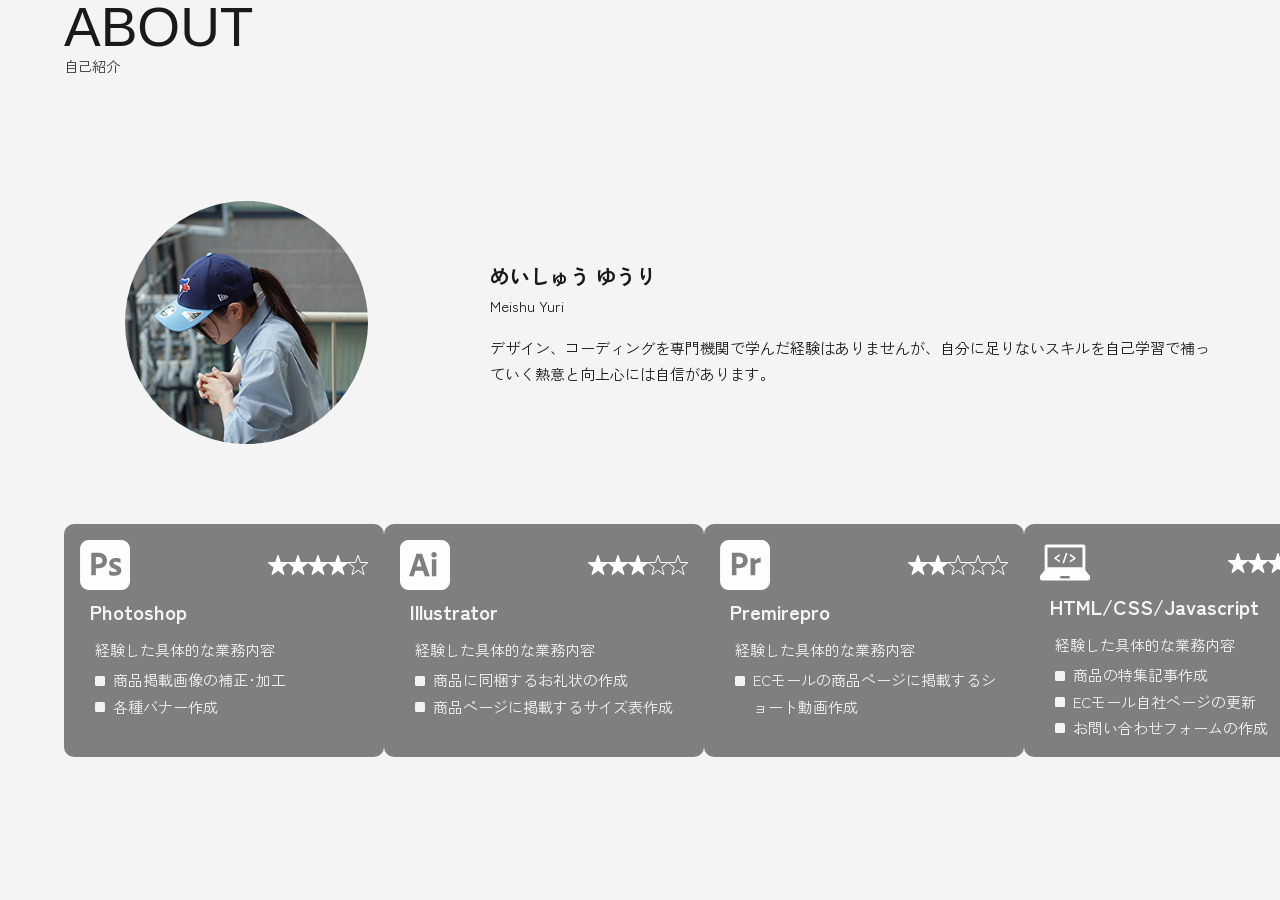
<file: about.html>
<!DOCTYPE html>
<html lang="ja">

<head>
    <meta charset="UTF-8">
    <meta name="viewport" content="width=device-width, initial-scale=1.0">
    <title>About | Meishu.YURI</title>
    <link rel="stylesheet" href="css/destyle.css" type="text/css">
    <link rel="stylesheet" href="css/style.css" type="text/css">
    <link rel="preconnect" href="https://fonts.googleapis.com">
    <link rel="preconnect" href="https://fonts.gstatic.com" crossorigin>
    <link
        href="https://fonts.googleapis.com/css2?family=Google+Sans+Flex:opsz,wght@6..144,1..1000&family=Zen+Kaku+Gothic+Antique&display=swap"
        rel="stylesheet">
</head>

<body>
    <div id="selfintro_wrap">
        <h2 class="sans_flex">ABOUT</h2>
        <div class="section_subtitle">自己紹介</div>
        <div class="selfportrait_wrap">
            <p class="me_img"><img src="img/icon.jpg" alt="めいしゅう ゆうり"></p>
            <div class="me_text">
                <p class="name">めいしゅう ゆうり</p>
                <p class="name_deco">Meishu Yuri</p>

                <p>
                    デザイン、コーディングを専門機関で学んだ経験はありませんが、自分に足りないスキルを自己学習で補っていく熱意と向上心には自信があります。 </p>
            </div>
        </div>

        <div class="skill">
            <div class="skill_swiper">
                <ul class="skillcard_wrap swiper-wrapper">
                    <li class="skillcard ps swiper-slide">
                        <div class="skill_title">
                            <p class="skill_icon">
                                <img src="img/ps.svg" alt="Photoshopのアイコン">
                            </p>
                            <div class="star_flex">
                                <p class="star">
                                    <img src="img/star_black.svg" alt="星マーク">
                                </p>
                                <p class="star">
                                    <img src="img/star_black.svg" alt="星マーク">
                                </p>
                                <p class="star">
                                    <img src="img/star_black.svg" alt="星マーク">
                                </p>
                                <p class="star">
                                    <img src="img/star_black.svg" alt="星マーク">
                                </p>
                                <p class="star">
                                    <img src="img/star_white.svg" alt="星マーク">
                                </p>
                            </div>
                        </div>
                        <h3>Photoshop</h3>

                        <div class="equal-height_wrapper">
                            <h4>経験した具体的な業務内容</h4>
                            <ul class="detail equal-height">
                                <li>商品掲載画像の補正･加工</li>
                                <li>各種バナー作成</li>
                            </ul>
                        </div>
                    </li>
                    <li class="skillcard ai swiper-slide">
                        <div class="skill_title">
                            <p class="skill_icon">
                                <img src="img/ai.svg" alt="Illustratorのアイコン">
                            </p>
                            <div class="star_flex">
                                <p class="star">
                                    <img src="img/star_black.svg" alt="星マーク">
                                </p>
                                <p class="star">
                                    <img src="img/star_black.svg" alt="星マーク">
                                </p>
                                <p class="star">
                                    <img src="img/star_black.svg" alt="星マーク">
                                </p>
                                <p class="star">
                                    <img src="img/star_white.svg" alt="星マーク">
                                </p>
                                <p class="star">
                                    <img src="img/star_white.svg" alt="星マーク">
                                </p>
                            </div>
                        </div>
                        <h3>Illustrator</h3>
                        <div class="equal-height_wrapper">
                            <h4>経験した具体的な業務内容</h4>
                            <ul class="detail equal-height">
                                <li>商品に同梱するお礼状の作成</li>
                                <li>商品ページに掲載するサイズ表作成</li>
                            </ul>
                        </div>
                    </li>
                    <li class="skillcard pre swiper-slide">
                        <div class="skill_title">
                            <p class="skill_icon">
                                <img src="img/pre.svg" alt="Premireproのアイコン">
                            </p>
                            <div class="star_flex">
                                <p class="star">
                                    <img src="img/star_black.svg" alt="星マーク">
                                </p>
                                <p class="star">
                                    <img src="img/star_black.svg" alt="星マーク">
                                </p>
                                <p class="star">
                                    <img src="img/star_white.svg" alt="星マーク">
                                </p>
                                <p class="star">
                                    <img src="img/star_white.svg" alt="星マーク">
                                </p>
                                <p class="star">
                                    <img src="img/star_white.svg" alt="星マーク">
                                </p>
                            </div>
                        </div>
                        <h3>Premirepro</h3>
                        <div class="equal-height_wrapper">
                            <h4>経験した具体的な業務内容</h4>
                            <ul class="detail equal-height">
                                <li>ECモールの商品ページに掲載するショート動画作成</li>
                            </ul>
                        </div>
                    </li>
                    <li class="skillcard hc swiper-slide">
                        <div class="skill_title">
                            <p class="skill_icon">
                                <img src="img/coading.svg" alt="HTML/CSSのアイコン">
                            </p>
                            <div class="star_flex">
                                <p class="star">
                                    <img src="img/star_black.svg" alt="星マーク">
                                </p>
                                <p class="star">
                                    <img src="img/star_black.svg" alt="星マーク">
                                </p>
                                <p class="star">
                                    <img src="img/star_black.svg" alt="星マーク">
                                </p>
                                <p class="star">
                                    <img src="img/star_black.svg" alt="星マーク">
                                </p>
                                <p class="star">
                                    <img src="img/star_white.svg" alt="星マーク">
                                </p>
                            </div>
                        </div>
                        <h3>HTML/CSS/Javascript</h3>
                        <div class="equal-height_wrapper">
                            <h4>経験した具体的な業務内容</h4>
                            <ul class="detail equal-height">
                                <li>商品の特集記事作成</li>
                                <li>ECモール自社ページの更新</li>
                                <li>お問い合わせフォームの作成</li>
                            </ul>
                        </div>
                    </li>
                    <li class="skillcard js swiper-slide">
                        <div class="skill_title">
                            <p class="skill_icon">
                                <img src="img/camera.svg" alt="カメラのアイコン">
                            </p>
                            <div class="star_flex">
                                <p class="star">
                                    <img src="img/star_black.svg" alt="星マーク">
                                </p>
                                <p class="star">
                                    <img src="img/star_black.svg" alt="星マーク">
                                </p>
                                <p class="star">
                                    <img src="img/star_black.svg" alt="星マーク">
                                </p>
                                <p class="star">
                                    <img src="img/star_black.svg" alt="星マーク">
                                </p>
                                <p class="star">
                                    <img src="img/star_white.svg" alt="星マーク">
                                </p>
                            </div>
                        </div>
                        <h3>一眼レフカメラを用いた撮影</h3>
                        <div class="equal-height_wrapper">
                            <h4>経験した具体的な業務内容</h4>
                            <ul class="detail equal-height">
                                <li>商品掲載画像の撮影</li>
                                <li>アパレル商品の着用画像撮影</li>
                                <li>ショート動画用の動画撮影</li>
                            </ul>
                        </div>
                    </li>
                    <li class="skillcard marketing swiper-slide">
                        <div class="skill_title">
                            <p class="skill_icon">
                                <img src="img/marketing.svg" alt="marketingのアイコン">
                            </p>
                            <div class="star_flex">
                                <p class="star">
                                    <img src="img/star_black.svg" alt="星マーク">
                                </p>
                                <p class="star">
                                    <img src="img/star_white.svg" alt="星マーク">
                                </p>
                                <p class="star">
                                    <img src="img/star_white.svg" alt="星マーク">
                                </p>
                                <p class="star">
                                    <img src="img/star_white.svg" alt="星マーク">
                                </p>
                                <p class="star">
                                    <img src="img/star_white.svg" alt="星マーク">
                                </p>
                            </div>
                        </div>
                        <h3>マーケティング/SNS</h3>
                        <div class="equal-height_wrapper">
                            <h4>経験した具体的な業務内容</h4>
                            <ul class="detail equal-height">
                                <li>Instagramのフィード作成</li>
                                <li>Xのポスト作成</li>
                            </ul>
                        </div>
                    </li>

                </ul>
            </div>
        </div>
    </div>
</body>

</html>
</file>
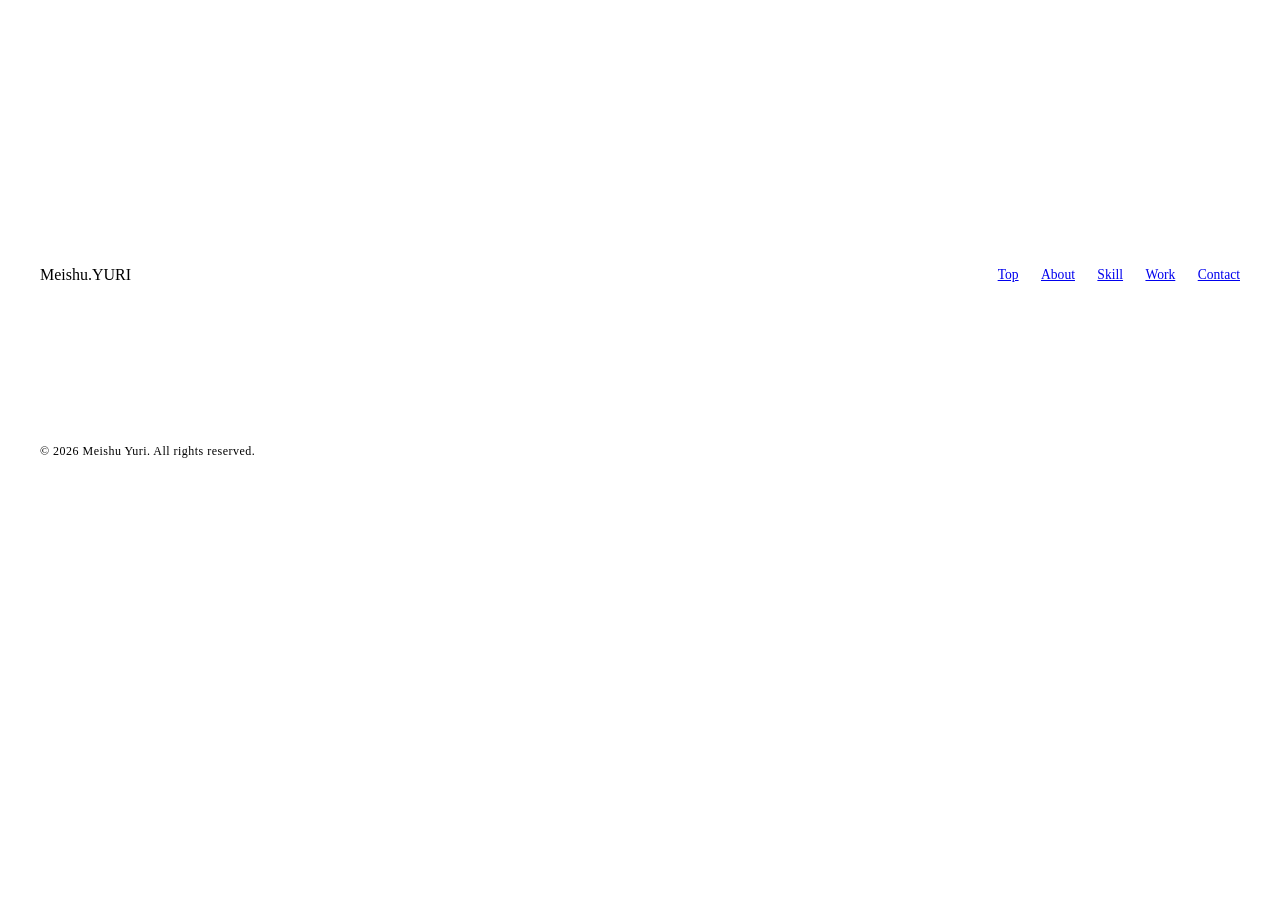
<file: footer.html>
<!DOCTYPE html>
<html lang="ja">

<head>
    <meta charset="UTF-8">
    <meta name="viewport" content="width=device-width, initial-scale=1.0">
    <title>footer</title>
    <link rel="preconnect" href="https://fonts.googleapis.com">
    <link rel="preconnect" href="https://fonts.gstatic.com" crossorigin>
    <link
        href="https://fonts.googleapis.com/css2?family=Google+Sans+Flex:opsz,wght@6..144,1..1000&family=Zen+Kaku+Gothic+Antique&display=swap"
        rel="stylesheet">
    <style>
        /* フッター */

        .footer-top,
        .copyright {
            width: 100%;
            max-width: 1200px;
            margin: auto;
        }

        #footer_bg {
            width: 100%;
            background-color: var(--fontcolor);
            color: var(--basecolor);
            margin-top: 250px;
            padding-top: rem;
        }

        .footer-top {
            display: flex;
            justify-content: space-between;
            align-items: center;
            flex-wrap: wrap;
            gap: 1rem;
            margin: auto;
            padding-top: 1rem;
        }

        .footer-links {
            display: flex;
            gap: 1.4rem;
            font-size: .85rem;
            color: var(--charcoal-soft);
        }

        .footer-links a:hover {
            color: var(--red);
        }

        .copyright {
            font-size: .75rem;
            color: var(--charcoal-soft);
            letter-spacing: .04em;
            margin-top: 8rem;
            margin: auto;
            padding: 10rem 0 0.5rem 0;
        }

        @media screen and (max-width: 1299px) {

            /* フッター */

            @media screen and (max-width: 767px) {}
        }
    </style>
</head>

<body>
    <div id="footer_bg">
        <div id="footer_wrap">
            <div class="footer-top">
                <div>Meishu.YURI</div>
                <div class="footer-links">
                    <a href="#hero">Top</a>
                    <a href="#about">About</a>
                    <a href="#skills">Skill</a>
                    <a href="#works">Work</a>
                    <a href="#contact">Contact</a>
                </div>
            </div>

            <div class="copyright">© 2026 Meishu Yuri. All rights reserved.</div>
        </div>
</body>

</html>
</file>
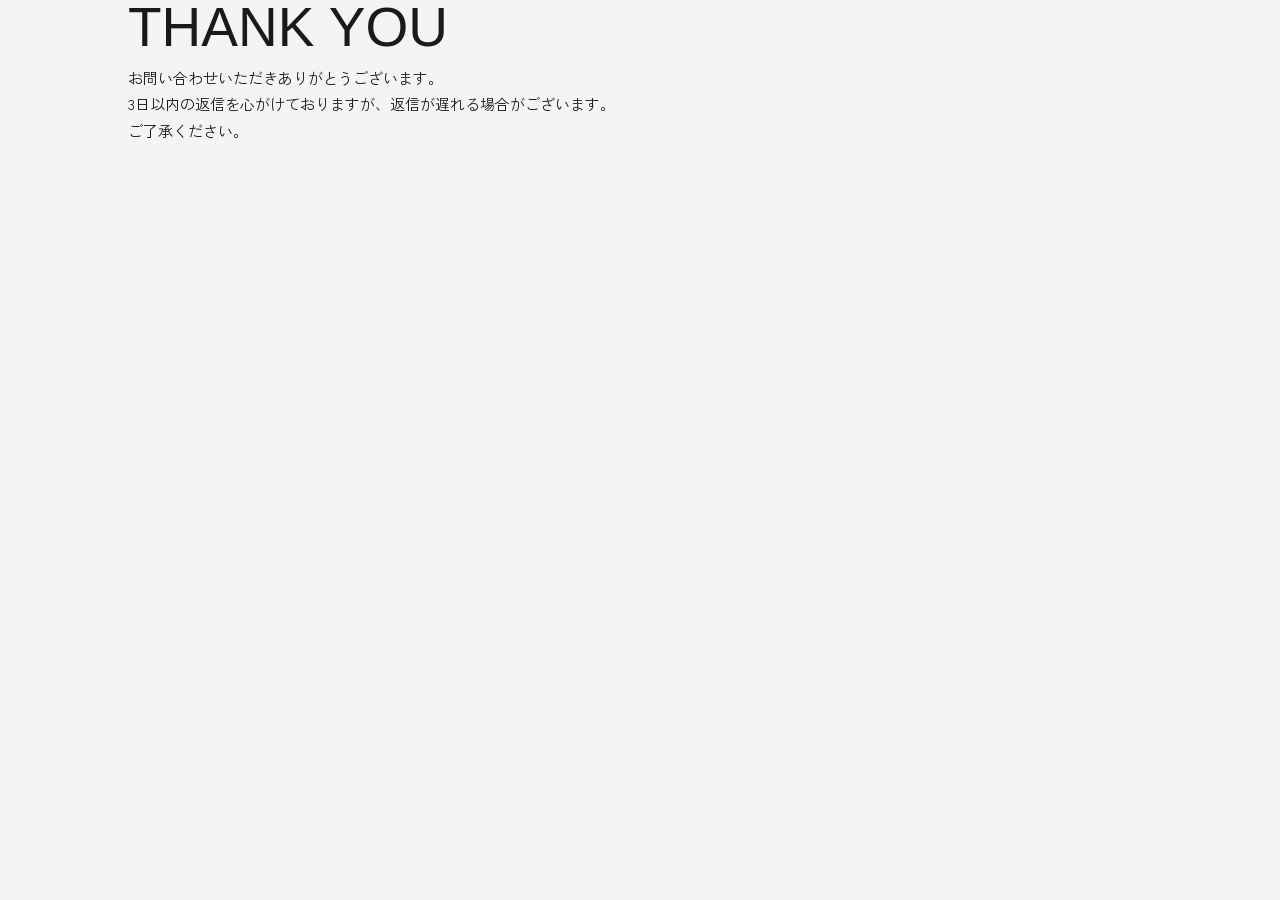
<file: thanks.html>
<!DOCTYPE html>
<html lang="ja">

<head>
    <meta charset="UTF-8">
    <meta name="viewport" content="width=device-width, initial-scale=1.0">
    <title>THANKS</title>
    <link rel="stylesheet" href="css/destyle.css" type="text/css">
    <link rel="stylesheet" href="css/style.css" type="text/css">
    <link rel="preconnect" href="https://fonts.googleapis.com">
    <link rel="preconnect" href="https://fonts.gstatic.com" crossorigin>
    <link
        href="https://fonts.googleapis.com/css2?family=Google+Sans+Flex:opsz,wght@6..144,1..1000&family=Zen+Kaku+Gothic+Antique&display=swap"
        rel="stylesheet">
    <style>
        .matrix .bg-wrap,
        .matrix .bg-wrap .inn {
            display: block;
        }

        .matrix .bg-wrap {
            overflow: hidden;
            opacity: 0;
        }

        .matrix .bg-wrap+.bg-wrap {
            margin-top: 10px;
        }

        .matrix .bg-wrap .inn.small {
            font-size: 15px;
        }

        .matrix .bg-wrap .inn {
            opacity: 0;
            transform: matrix(1, 0, 0, 1, 0, 100);
            transition: 1.2s cubic-bezier(0.22, 1, 0.36, 1);
        }

        .matrix.is-animated .bg-wrap {
            opacity: 1;
        }

        .matrix.is-animated .bg-wrap .inn {
            opacity: 1;
            transform: matrix(1, 0, 0, 1, 0, 0);
        }

        /* largeの0.25秒後にsmallを開始 */
        .matrix.is-animated .bg-wrap:nth-child(2) .inn.small {
            transition-delay: 0.25s;
        }
    </style>
</head>

<body>
    <div id="thanks_wrap" class="matrix anim">
        <span class="bg-wrap">
            <h2 class="sans_flex inn large">THANK YOU</h2>
        </span>
        <span class="bg-wrap">
            <p class="inn small">お問い合わせいただきありがとうございます。<br>
                3日以内の返信を心がけておりますが、返信が遅れる場合がございます。<br>
                ご了承ください。
            </p>
        </span>
    </div>

    <script>
        document.addEventListener("DOMContentLoaded", () => {
            const targets = document.querySelectorAll(".matrix");

            const observer = new IntersectionObserver(
                (entries, observer) => {
                    entries.forEach((entry) => {
                        if (entry.isIntersecting) {
                            entry.target.classList.add("is-animated");
                            observer.unobserve(entry.target);
                        }
                    });
                },
                {
                    threshold: 0.1,
                    rootMargin: "0px 0px -10% 0px",
                }
            );

            targets.forEach((target) => {
                observer.observe(target);
            });
        });
    </script>
</body>

</html>
</file>
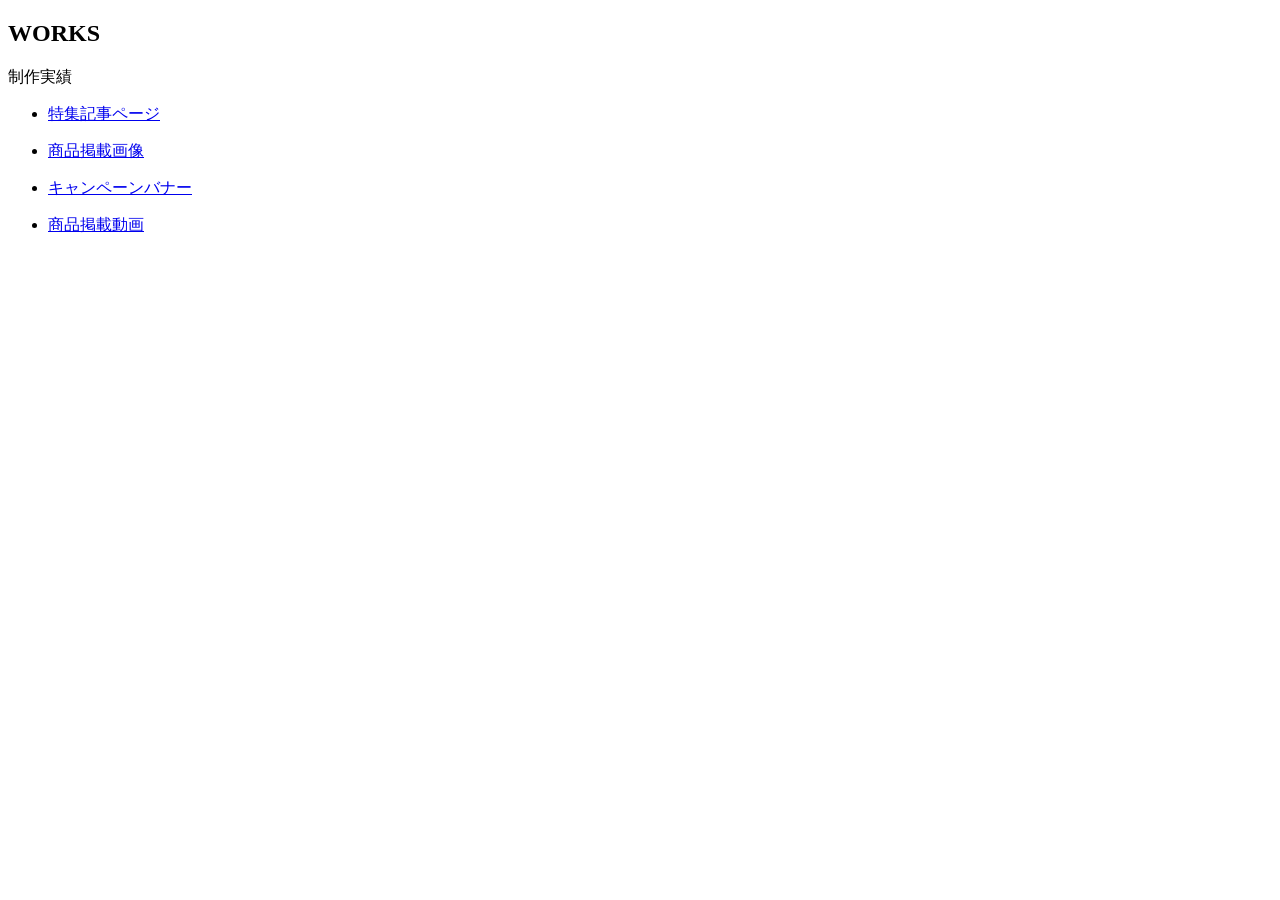
<file: works.html>
<!DOCTYPE html>
<html lang="ja">

<head>
    <meta charset="UTF-8">
    <meta name="viewport" content="width=device-width, initial-scale=1.0">
    <title>WORKS</title>
    <link rel="preconnect" href="https://fonts.googleapis.com">
    <link rel="preconnect" href="https://fonts.gstatic.com" crossorigin>
    <link
        href="https://fonts.googleapis.com/css2?family=Google+Sans+Flex:opsz,wght@6..144,1..1000&family=Zen+Kaku+Gothic+Antique&display=swap"
        rel="stylesheet">
</head>

<body>
    <div id="works_wrap">
        <h2 class="sans_flex">WORKS</h2>
        <div class="section_subtitle">制作実績</div>
        <div class="swiper">
            <ul class="works_card swiper-wrapper">
                <li class="swiper-slide">
                    <a class="bc_gradation" href="works01.html">
                        <p class="works_title">特集記事ページ</p>
                    </a>
                </li>
                <li class="swiper-slide">
                    <a class="bc_gradation" href="works02.html">
                        <p class="works_title">商品掲載画像</p>
                    </a>
                </li>
                <li class="swiper-slide">
                    <a class="bc_gradation" href="works03.html">
                        <p class="works_title">キャンペーンバナー</p>
                    </a>
                </li>
                <li class="swiper-slide">
                    <a class="bc_gradation" href="works04.html">
                        <p class="works_title">商品掲載動画</p>
                    </a>
                </li>
            </ul>
        </div>
    </div>
</body>

</html>
</file>
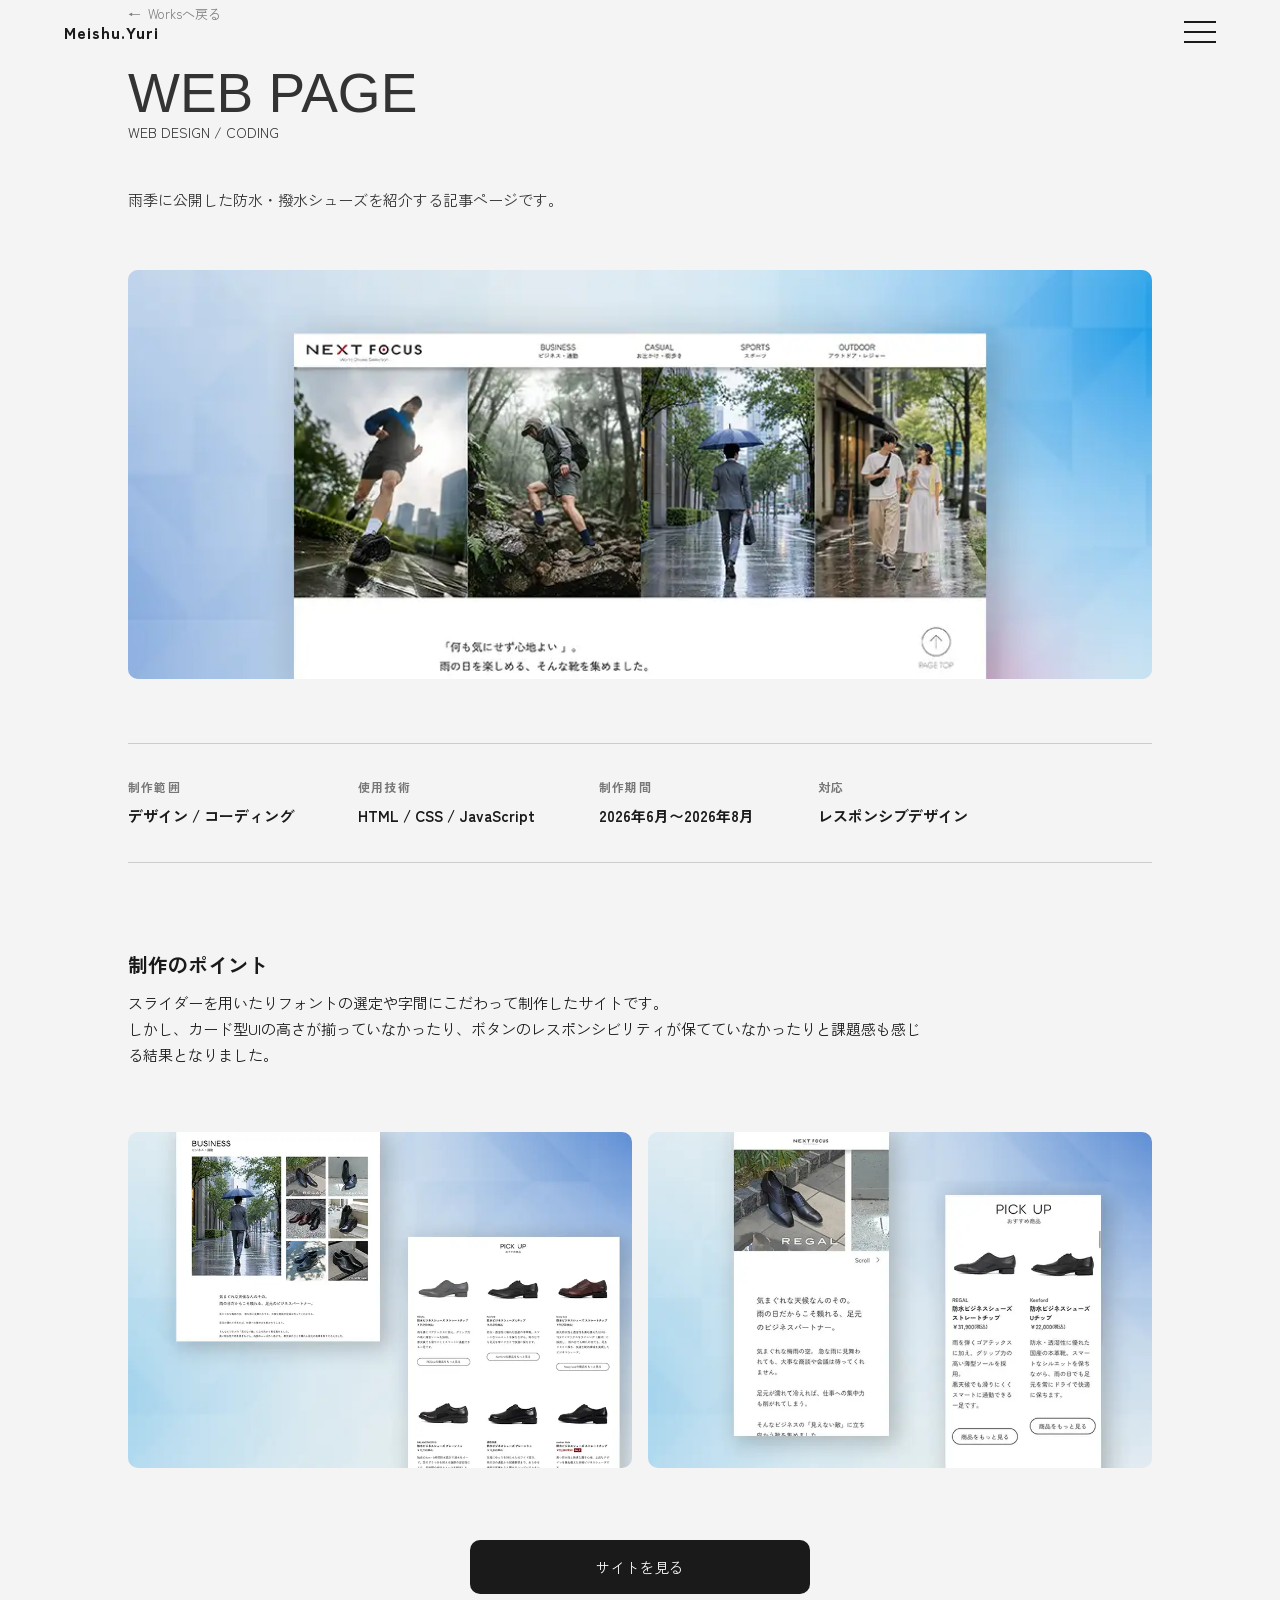
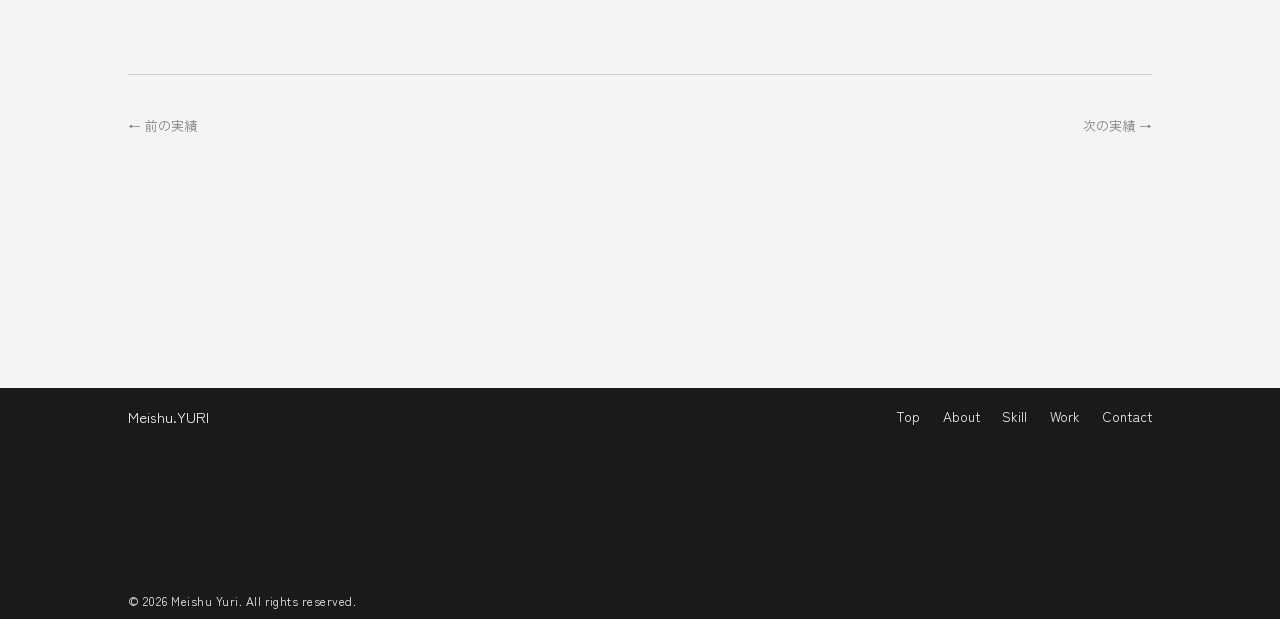
<file: works01.html>
<!DOCTYPE html>
<html lang="ja">

<head>
    <meta charset="UTF-8">
    <meta name="viewport" content="width=device-width, initial-scale=1.0">
    <title>Webサイト制作 | Meishu.YURI Portfolio</title>
    <meta name="description" content="コーディング・デザインを担当したWebサイト制作の実績詳細ページです。">
    <link rel="stylesheet" href="css/destyle.css" type="text/css">
    <link rel="stylesheet" href="css/style.css" type="text/css">
    <link rel="preconnect" href="https://fonts.googleapis.com">
    <link rel="preconnect" href="https://fonts.gstatic.com" crossorigin>
    <link
        href="https://fonts.googleapis.com/css2?family=Google+Sans+Flex:opsz,wght@6..144,1..1000&family=Zen+Kaku+Gothic+Antique&display=swap"
        rel="stylesheet">
</head>

<body>

    <div id="headerContainer" data-header-path="header.html"></div>

    <main>
        <section id="works01_wrap">

            <div class="work-breadcrumb">
                <a href="index.html#works">Worksへ戻る</a>
            </div>

            <div class="work-hero">

                <h5 class="sans_flex hero_copy">WEB PAGE</h5>
                <div class="section_subtitle hero_copy">WEB DESIGN / CODING</div>
                <p class="hero_copy">
                    雨季に公開した防水・撥水シューズを紹介する記事ページです。
                </p>
            </div>

            <div class="work-mockup">
                <picture>
                    <source srcset="img/works01-fv_dt.webp" media="(min-width:768px)">
                    <img src="img/works01-fv_sp.webp">
                </picture>
            </div>

            <dl class="work-meta-list">
                <div>
                    <dt>制作範囲</dt>
                    <dd>デザイン / コーディング</dd>
                </div>
                <div>
                    <dt>使用技術</dt>
                    <dd>HTML / CSS / JavaScript</dd>
                </div>
                <div>
                    <dt>制作期間</dt>
                    <dd>2026年6月〜2026年8月</dd>
                </div>
                <div>
                    <dt>対応</dt>
                    <dd>レスポンシブデザイン</dd>
                </div>
            </dl>

            <div class="work-detail-text">
                <h3>制作のポイント</h3>
                <p>
                    スライダーを用いたりフォントの選定や字間にこだわって制作したサイトです。<br>
                    しかし、カード型UIの高さが揃っていなかったり、ボタンのレスポンシビリティが保てていなかったりと課題感も感じる結果となりました。
                </p>
            </div>

            <div class="work-gallery">
                <img src="img/works01-detail_01.webp" alt="Webサイトのトップページキャプチャ">
                <img src="img/works01-detail_02.webp" alt="Webサイトの下層ページキャプチャ">
            </div>

            <div class="view_site">
                <a href="https://shopping.geocities.jp/nextfocus/event/rainshoes2026/index.html" class="work-link-btn"
                    target="_blank" rel="noopener">サイトを見る</a>
            </div>

            <div class="work-nextprev">
                <a href="works04.html">← 前の実績</a>
                <a href="works02.html">次の実績 →</a>
            </div>

        </section>
    </main>

    <div id="footer"></div>

    <script>
        // header.html を読み込んで、挿入後にヘッダー用のイベントをセットアップする
        const headerContainer = document.getElementById('headerContainer');
        const headerPath = headerContainer.dataset.headerPath || 'header.html';

        fetch(headerPath)
            .then(response => response.text())
            .then(html => {
                headerContainer.innerHTML = html;
                initHeader();
            })
            .catch(error => {
                console.error('headerの読み込みに失敗しました', error);
            });

        function initHeader() {
            const header = document.getElementById('siteHeader');
            const menuBtn = document.getElementById('menuBtn');
            const navOverlay = document.getElementById('navOverlay');

            // 詳細ページにはheroセクションが無いため、最初からheaderを表示する
            header.classList.add('visible');

            menuBtn.addEventListener('click', () => {
                const isOpen = navOverlay.classList.toggle('open');
                menuBtn.classList.toggle('open', isOpen);
                header.classList.toggle('open', isOpen);
                menuBtn.setAttribute('aria-expanded', isOpen);
            });

            navOverlay.querySelectorAll('.nav-link').forEach(link => {
                link.addEventListener('click', () => {
                    navOverlay.classList.remove('open');
                    menuBtn.classList.remove('open');
                    header.classList.remove('open');
                    menuBtn.setAttribute('aria-expanded', 'false');
                });
            });
        }

        // footer.html を読み込む
        fetch('footer.html')
            .then(response => response.text())
            .then(html => {
                document.getElementById('footer').innerHTML = html;
            })
            .catch(error => {
                document.getElementById('footer').innerHTML = '読み込みに失敗しました。';
            });

        // テキストリビール（h1, h2, .hero_copyが画面内に入ったら下から迫り上がらせる）
        const isMobileWidth = () => window.matchMedia('(max-width: 767px)').matches;
        const textRevealOptions = isMobileWidth()
            ? { threshold: 0.1, rootMargin: '0px 0px -5% 0px' }
            : { threshold: 0.2, rootMargin: '0px 0px -10% 0px' };

        const textRevealObserver = new IntersectionObserver((entries, obs) => {
            entries.forEach(entry => {
                if (entry.isIntersecting) {
                    entry.target.classList.add('is-animated');
                    obs.unobserve(entry.target);
                }
            });
        }, textRevealOptions);

        function setupTextReveal(root = document) {
            root.querySelectorAll('h1, h2, .hero_copy').forEach(el => {
                if (el.classList.contains('text-reveal-parent') || el.classList.contains('text-reveal')) return;

                const lines = el.querySelectorAll(':scope > .reveal-line');

                if (lines.length > 0) {
                    el.classList.add('text-reveal-parent');
                    lines.forEach((line, i) => {
                        line.classList.add('text-reveal');
                        const inner = document.createElement('span');
                        inner.className = 'text-reveal-inner';
                        inner.innerHTML = line.innerHTML;
                        inner.style.transitionDelay = (i * 150) + 'ms';
                        line.innerHTML = '';
                        line.appendChild(inner);
                        textRevealObserver.observe(line);
                    });
                } else {
                    el.classList.add('text-reveal');
                    const inner = document.createElement('span');
                    inner.className = 'text-reveal-inner';
                    inner.innerHTML = el.innerHTML;
                    el.innerHTML = '';
                    el.appendChild(inner);
                    textRevealObserver.observe(el);
                }
            });
        }

        setupTextReveal();
    </script>

</body>

</html>
</file>
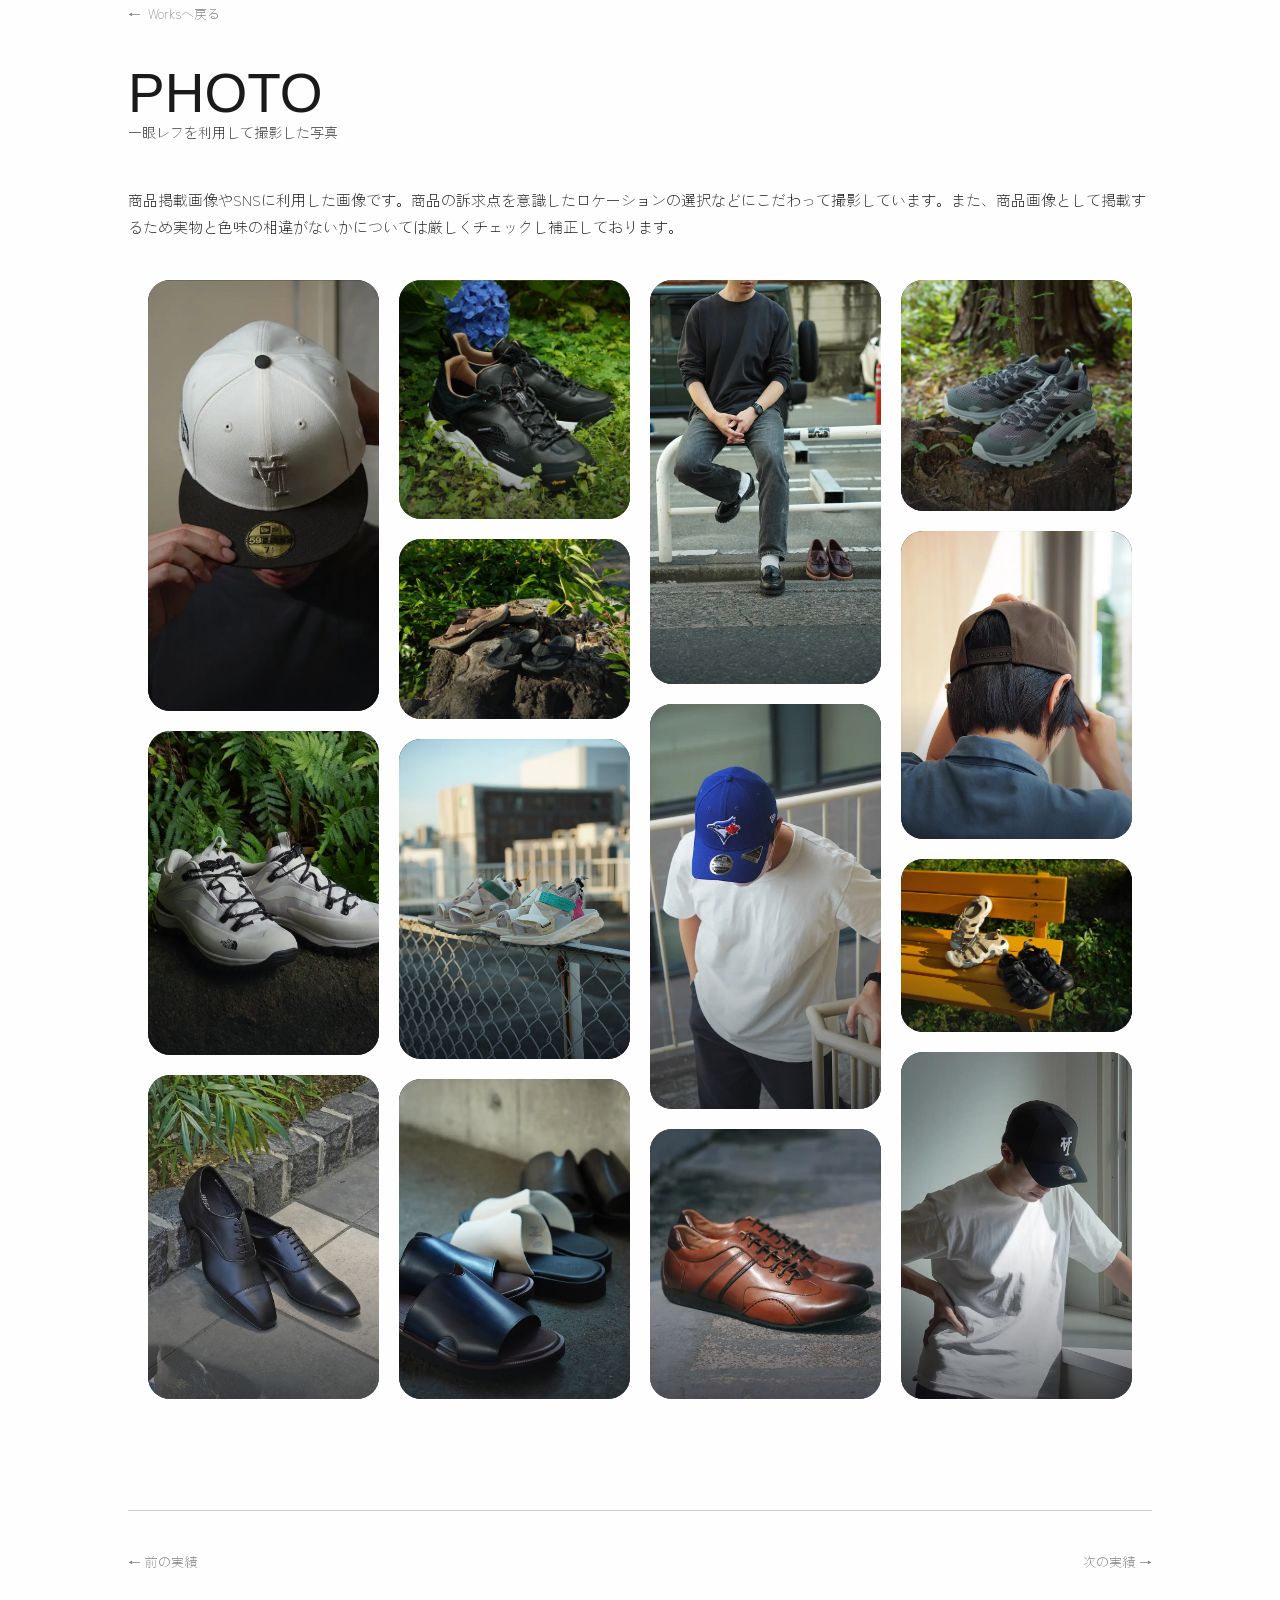
<file: works02.html>
<!DOCTYPE html>
<html lang="ja">

<head>
  <meta charset="UTF-8">
  <meta name="viewport" content="width=device-width, initial-scale=1.0">
  <title>PHOTO | Meishu.YURI Portfolio</title>
  <link rel="stylesheet" href="css/destyle.css">
  <link rel="stylesheet" href="css/style.css">
  <link rel="stylesheet" href="css/style2.css">
  <link rel="preconnect" href="https://fonts.googleapis.com">
  <link rel="preconnect" href="https://fonts.gstatic.com" crossorigin>
  <link
    href="https://fonts.googleapis.com/css2?family=Google+Sans+Flex:opsz,wght@6..144,1..1000&family=Zen+Kaku+Gothic+Antique&display=swap"
    rel="stylesheet">
</head>

<body>
  <div id="headerContainer" data-header-path="header.html"></div>
  <div id="works02_wrap">
    <div class="work-breadcrumb">
      <a href="index.html#works">Worksへ戻る</a>
    </div>
    <h5 class="sans_flex">PHOTO</h5>
    <div class="section_subtitle">一眼レフを利用して撮影した写真</div>

    <p>商品掲載画像やSNSに利用した画像です。商品の訴求点を意識したロケーションの選択などにこだわって撮影しています。また、商品画像として掲載するため実物と色味の相違がないかについては厳しくチェックし補正しております。</p>

    <main>
      <section class="bento" aria-label="写真ギャラリー">

        <div class="gallery-item ratio-portrait" style="--bg-image:url('../img/900_1200_01.webp')">
          <div class="item-image"></div>
        </div>

        <div class="gallery-item ratio-square" style="--bg-image:url('../img/1040_1040.webp')">
          <div class="item-image"></div>
        </div>

        <div class="gallery-item ratio-tall" style="--bg-image:url('../img/800_1300_01.webp')">
          <div class="item-image"></div>
        </div>

        <div class="gallery-item ratio-square" style="--bg-image:url('../img/1040_1040_02.webp')">
          <div class="item-image"></div>
        </div>

        <div class="gallery-item ratio-wide" style="--bg-image:url('../img/1000_750.webp')">
          <div class="item-image"></div>
        </div>

        <div class="gallery-item ratio-portrait" style="--bg-image:url('../img/900_1200_02.webp')">
          <div class="item-image"></div>
        </div>

        <div class="gallery-item ratio-square" style="--bg-image:url('../img/1040_1040_03.webp')">
          <div class="item-image"></div>
        </div>

        <div class="gallery-item ratio-tall" style="--bg-image:url('../img/800_1300_03.webp')">
          <div class="item-image"></div>
        </div>

        <div class="gallery-item ratio-portrait" style="--bg-image:url('../img/900_1200_03.webp')">
          <div class="item-image"></div>
        </div>

        <div class="gallery-item ratio-square" style="--bg-image:url('../img/1040_1040_04.webp')">
          <div class="item-image"></div>
        </div>

        <div class="gallery-item ratio-wide" style="--bg-image:url('../img/1000_750_02.webp')">
          <div class="item-image"></div>
        </div>

        <div class="gallery-item ratio-square" style="--bg-image:url('../img/1040_1040_05.webp')">
          <div class="item-image"></div>
        </div>

        <div class="gallery-item ratio-portrait" style="--bg-image:url('../img/900_1200_04.webp')">
          <div class="item-image"></div>
        </div>

        <div class="gallery-item ratio-tall" style="--bg-image:url('../img/800_1300_02.webp')">
          <div class="item-image"></div>
        </div>

      </section>
      <div class="work-nextprev">
        <a href="works01.html">← 前の実績</a>
        <a href="works03.html">次の実績 →</a>
      </div>
    </main>
  </div>
  <script src="script.js"></script>
  <script>
    // header.html を読み込んで、挿入後にヘッダー用のイベントをセットアップする
    const headerContainer = document.getElementById('headerContainer');
    const headerPath = headerContainer.dataset.headerPath || 'header.html';

    fetch(headerPath)
      .then(response => response.text())
      .then(html => {
        headerContainer.innerHTML = html;
        initHeader();
      })
      .catch(error => {
        console.error('headerの読み込みに失敗しました', error);
      });

    function initHeader() {
      const header = document.getElementById('siteHeader');
      const menuBtn = document.getElementById('menuBtn');
      const navOverlay = document.getElementById('navOverlay');

      // heroセクションから外れたらheaderを表示する
      // （scrollYの数値決め打ちだと、hero部分の高さを変えるたびに調整が必要になるため、
      // 　heroセクション自体の可視状態をIntersectionObserverで監視する）
      const hero = document.getElementById('hero');
      if (hero) {
        const heroObserver = new IntersectionObserver(([entry]) => {
          header.classList.toggle('visible', !entry.isIntersecting);
        }, { threshold: 0 });
        heroObserver.observe(hero);
      }

      // ハンバーガーメニューのトグル
      // ・menuBtnに.openが付くとアイコンがばつ印に変形（CSS側で対応）
      // ・navOverlayに.openが付くと上から下へスライドして表示
      // ・headerに.openが付くと背景色と文字色が反転
      menuBtn.addEventListener('click', () => {
        const isOpen = navOverlay.classList.toggle('open');
        menuBtn.classList.toggle('open', isOpen);
        header.classList.toggle('open', isOpen);
        menuBtn.setAttribute('aria-expanded', isOpen);
      });

      navOverlay.querySelectorAll('.nav-link').forEach(link => {
        link.addEventListener('click', () => {
          navOverlay.classList.remove('open');
          menuBtn.classList.remove('open');
          header.classList.remove('open');
          menuBtn.setAttribute('aria-expanded', 'false');
        });
      });
    }
  </script>
</body>

</html>
</file>
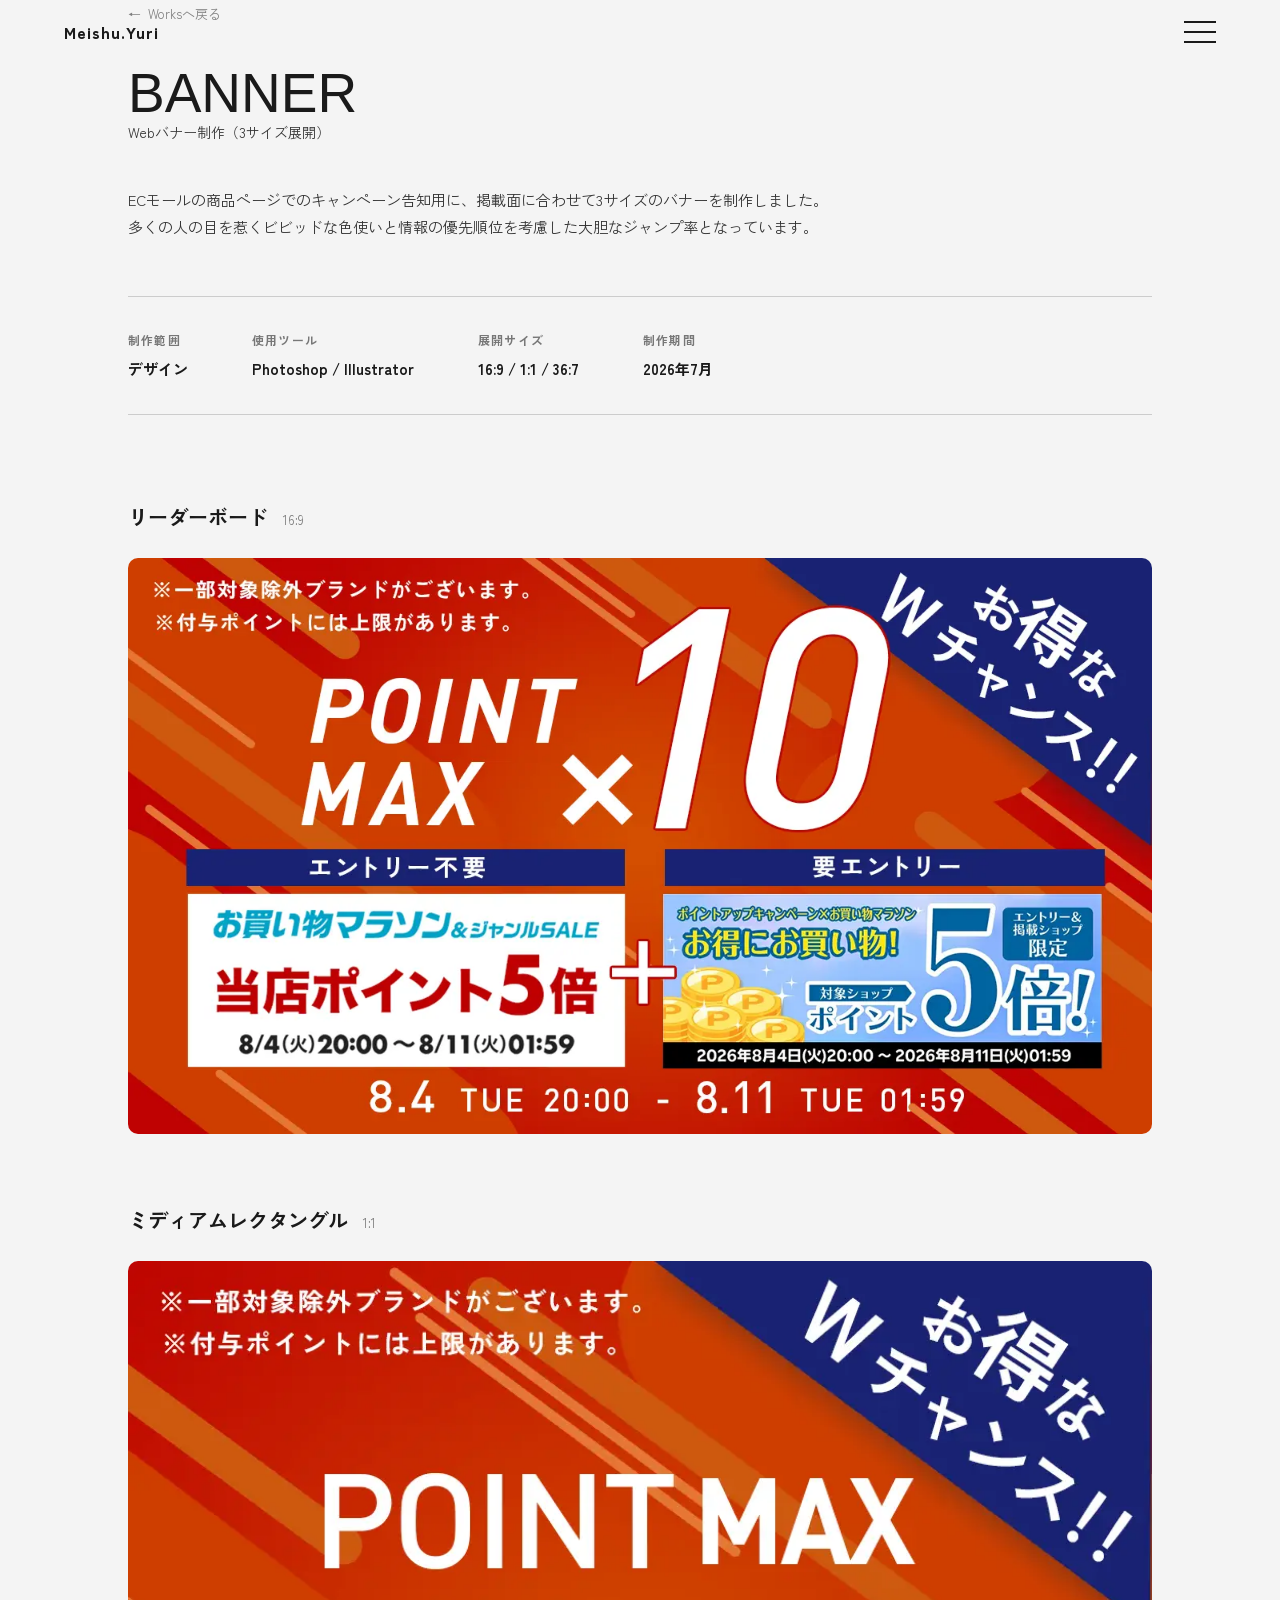
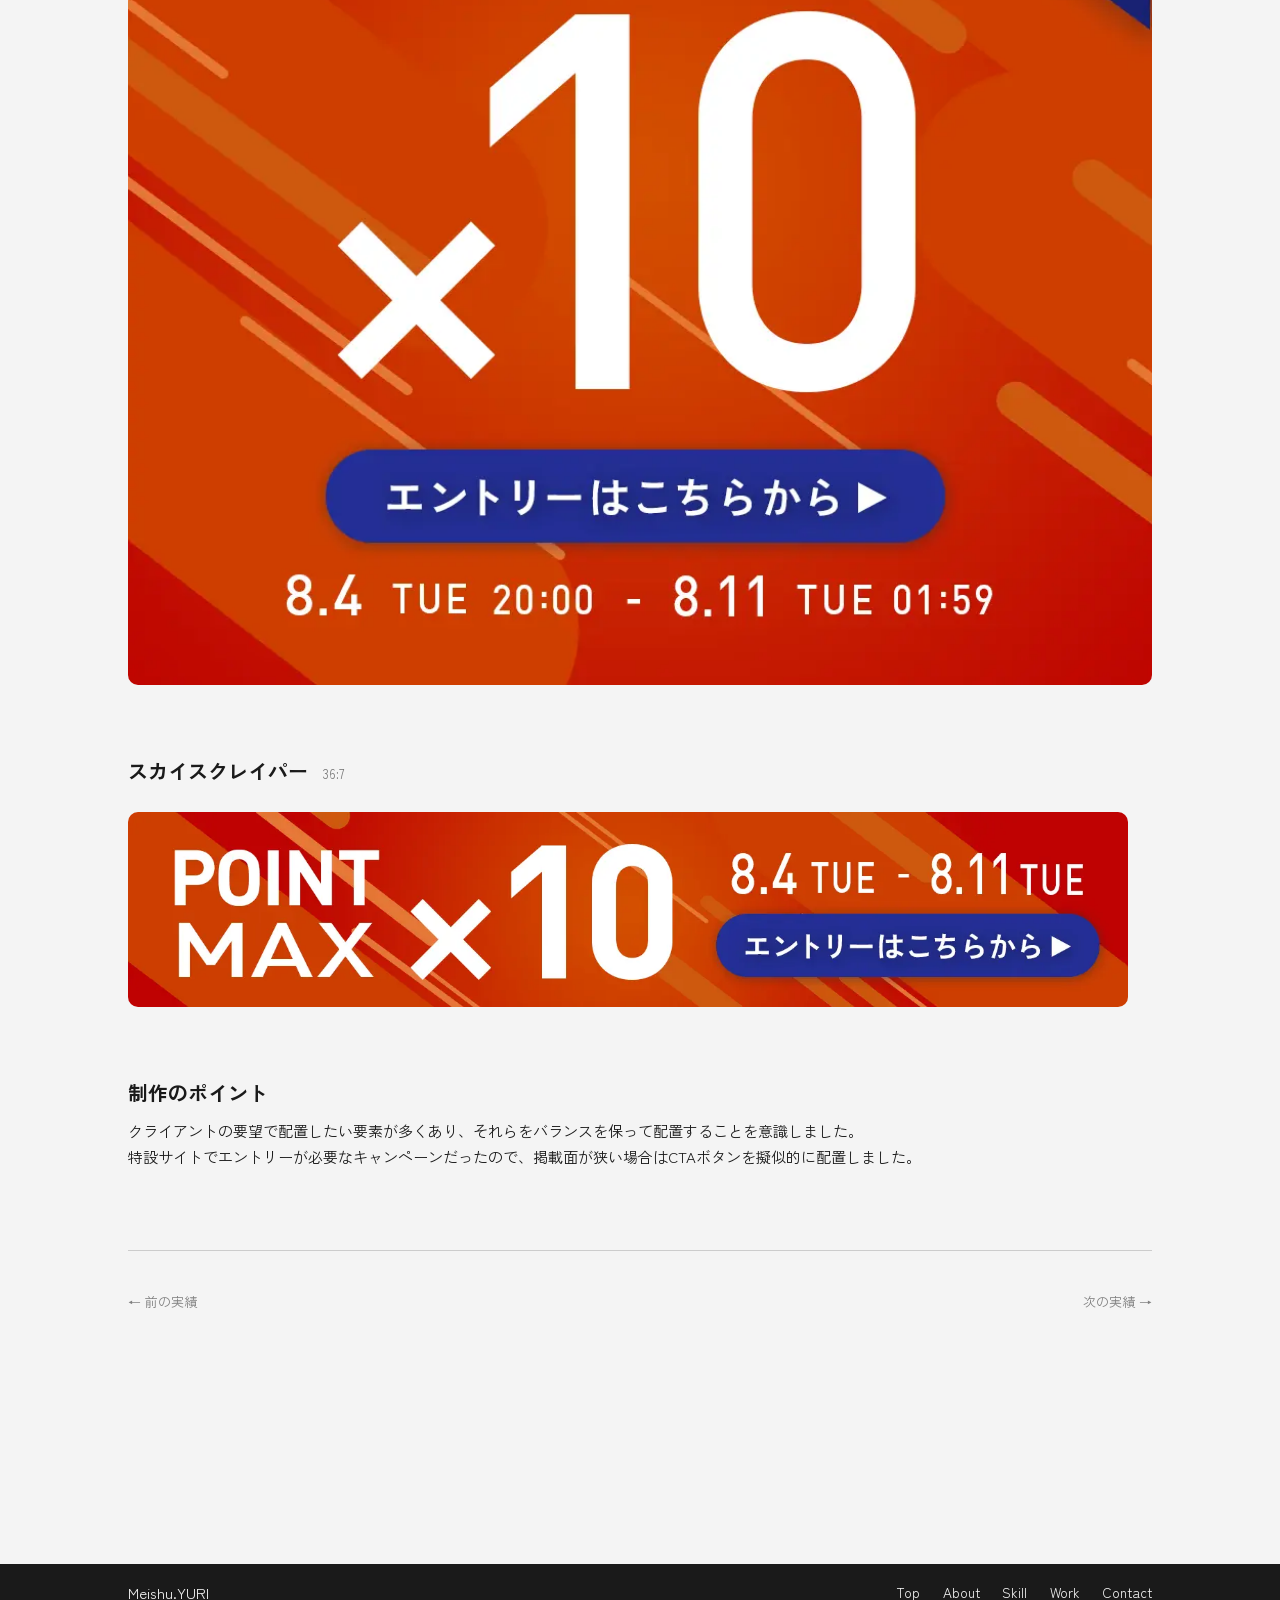
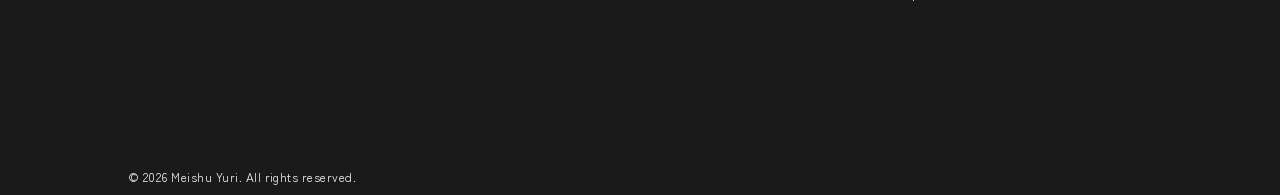
<file: works03.html>
<!DOCTYPE html>
<html lang="ja">

<head>
  <meta charset="UTF-8">
  <meta name="viewport" content="width=device-width, initial-scale=1.0">
  <title>バナー制作 | Meishu.YURI Portfolio</title>
  <meta name="description" content="3サイズ展開で制作したWebバナーの実績詳細ページです。">
  <link rel="stylesheet" href="css/destyle.css" type="text/css">
  <link rel="stylesheet" href="css/style.css" type="text/css">
  <link rel="preconnect" href="https://fonts.googleapis.com">
  <link rel="preconnect" href="https://fonts.gstatic.com" crossorigin>
  <link
    href="https://fonts.googleapis.com/css2?family=Google+Sans+Flex:opsz,wght@6..144,1..1000&family=Zen+Kaku+Gothic+Antique&display=swap"
    rel="stylesheet">
</head>

<body>

  <div id="headerContainer" data-header-path="header.html"></div>

  <main>
    <section id="works03_wrap">

      <div class="work-breadcrumb">
        <a href="index.html#works">Worksへ戻る</a>
      </div>

      <div class="work-hero">
        <h5 class="sans_flex">BANNER</h5>
        <div class="section_subtitle">Webバナー制作（3サイズ展開）</div>
        <p class="hero_copy">
          ECモールの商品ページでのキャンペーン告知用に、掲載面に合わせて3サイズのバナーを制作しました。<br>
          多くの人の目を惹くビビッドな色使いと情報の優先順位を考慮した大胆なジャンプ率となっています。
        </p>
      </div>

      <dl class="work-meta-list">
        <div>
          <dt>制作範囲</dt>
          <dd>デザイン</dd>
        </div>
        <div>
          <dt>使用ツール</dt>
          <dd>Photoshop / Illustrator</dd>
        </div>
        <div>
          <dt>展開サイズ</dt>
          <dd>16:9 / 1:1 / 36:7</dd>
        </div>
        <div>
          <dt>制作期間</dt>
          <dd>2026年7月</dd>
        </div>
      </dl>

      <div class="banner-showcase">

        <div class="banner-item">
          <h3>リーダーボード<span class="banner-size">16:9</span></h3>
          <div class="banner-frame size-leaderboard">
            <img src="img/rakuten_bunner.webp" alt="1280×720サイズのバナー">
          </div>
        </div>

        <div class="banner-item">
          <h3>ミディアムレクタングル<span class="banner-size">1:1</span></h3>
          <div class="banner-frame size-rectangle">
            <img src="img/rakuten_bunner03.webp" alt="1000×100  0サイズのバナー">
          </div>
        </div>

        <div class="banner-item">
          <h3>スカイスクレイパー<span class="banner-size">36:7</span></h3>
          <div class="banner-frame size-skyscraper">
            <img src="img/rakuten_bunner02.webp" alt="1440×280サイズのバナー">
          </div>
        </div>

      </div>

      <div class="work-detail-text">
        <h3>制作のポイント</h3>
        <p>
          クライアントの要望で配置したい要素が多くあり、それらをバランスを保って配置することを意識しました。<br>
          特設サイトでエントリーが必要なキャンペーンだったので、掲載面が狭い場合はCTAボタンを擬似的に配置しました。
        </p>
      </div>

      <div class="work-nextprev">
        <a href="works02.html">← 前の実績</a>
        <a href="works04.html">次の実績 →</a>
      </div>

    </section>
  </main>

  <div id="footer"></div>

  <script>
    // header.html を読み込んで、挿入後にヘッダー用のイベントをセットアップする
    const headerContainer = document.getElementById('headerContainer');
    const headerPath = headerContainer.dataset.headerPath || 'header.html';

    fetch(headerPath)
      .then(response => response.text())
      .then(html => {
        headerContainer.innerHTML = html;
        initHeader();
      })
      .catch(error => {
        console.error('headerの読み込みに失敗しました', error);
      });

    function initHeader() {
      const header = document.getElementById('siteHeader');
      const menuBtn = document.getElementById('menuBtn');
      const navOverlay = document.getElementById('navOverlay');

      header.classList.add('visible');

      menuBtn.addEventListener('click', () => {
        const isOpen = navOverlay.classList.toggle('open');
        menuBtn.classList.toggle('open', isOpen);
        header.classList.toggle('open', isOpen);
        menuBtn.setAttribute('aria-expanded', isOpen);
      });

      navOverlay.querySelectorAll('.nav-link').forEach(link => {
        link.addEventListener('click', () => {
          navOverlay.classList.remove('open');
          menuBtn.classList.remove('open');
          header.classList.remove('open');
          menuBtn.setAttribute('aria-expanded', 'false');
        });
      });
    }

    // footer.html を読み込む
    fetch('footer.html')
      .then(response => response.text())
      .then(html => {
        document.getElementById('footer').innerHTML = html;
      })
      .catch(error => {
        document.getElementById('footer').innerHTML = '読み込みに失敗しました。';
      });

    // テキストリビール（h1, h2, .hero_copyが画面内に入ったら下から迫り上がらせる）
    const isMobileWidth = () => window.matchMedia('(max-width: 767px)').matches;
    const textRevealOptions = isMobileWidth()
      ? { threshold: 0.1, rootMargin: '0px 0px -5% 0px' }
      : { threshold: 0.2, rootMargin: '0px 0px -10% 0px' };

    const textRevealObserver = new IntersectionObserver((entries, obs) => {
      entries.forEach(entry => {
        if (entry.isIntersecting) {
          entry.target.classList.add('is-animated');
          obs.unobserve(entry.target);
        }
      });
    }, textRevealOptions);

    function setupTextReveal(root = document) {
      root.querySelectorAll('h1, h2, .hero_copy').forEach(el => {
        if (el.classList.contains('text-reveal-parent') || el.classList.contains('text-reveal')) return;

        const lines = el.querySelectorAll(':scope > .reveal-line');

        if (lines.length > 0) {
          el.classList.add('text-reveal-parent');
          lines.forEach((line, i) => {
            line.classList.add('text-reveal');
            const inner = document.createElement('span');
            inner.className = 'text-reveal-inner';
            inner.innerHTML = line.innerHTML;
            inner.style.transitionDelay = (i * 150) + 'ms';
            line.innerHTML = '';
            line.appendChild(inner);
            textRevealObserver.observe(line);
          });
        } else {
          el.classList.add('text-reveal');
          const inner = document.createElement('span');
          inner.className = 'text-reveal-inner';
          inner.innerHTML = el.innerHTML;
          el.innerHTML = '';
          el.appendChild(inner);
          textRevealObserver.observe(el);
        }
      });
    }

    setupTextReveal();
  </script>

</body>

</html>
</file>
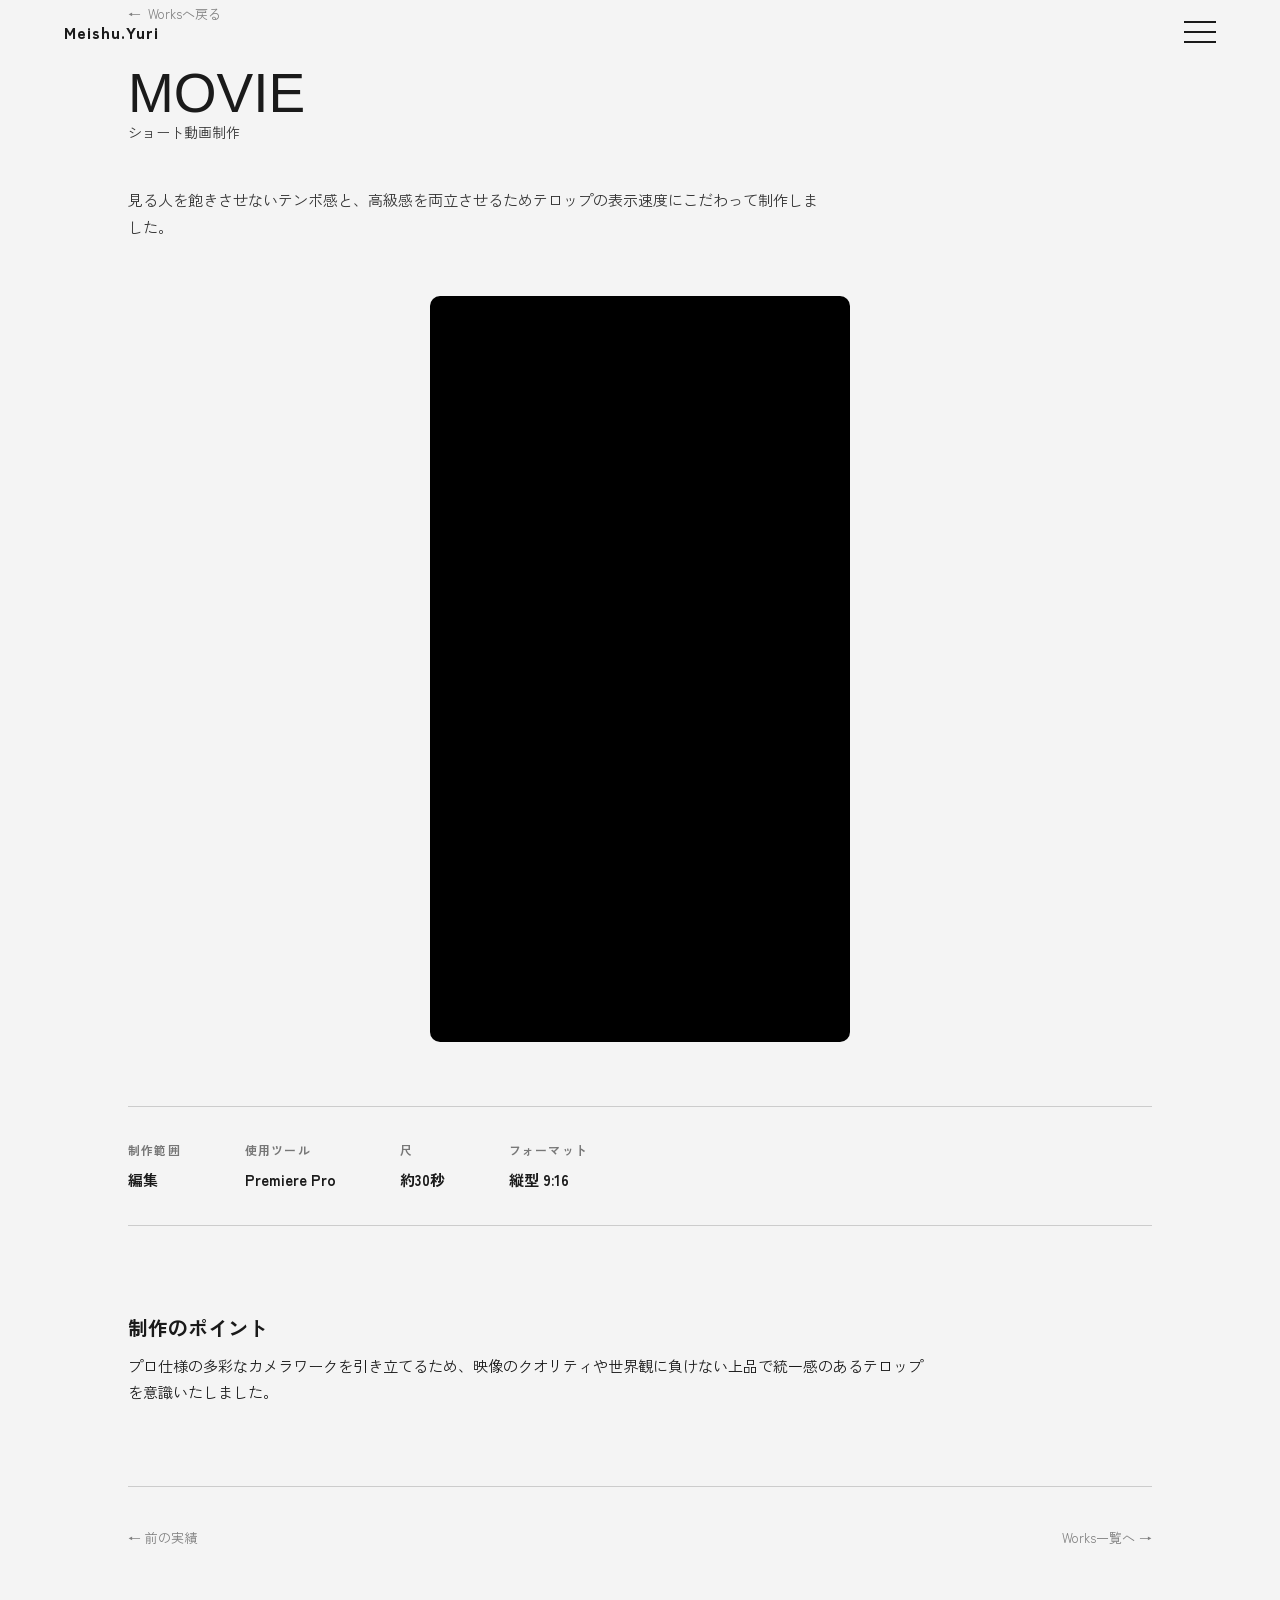
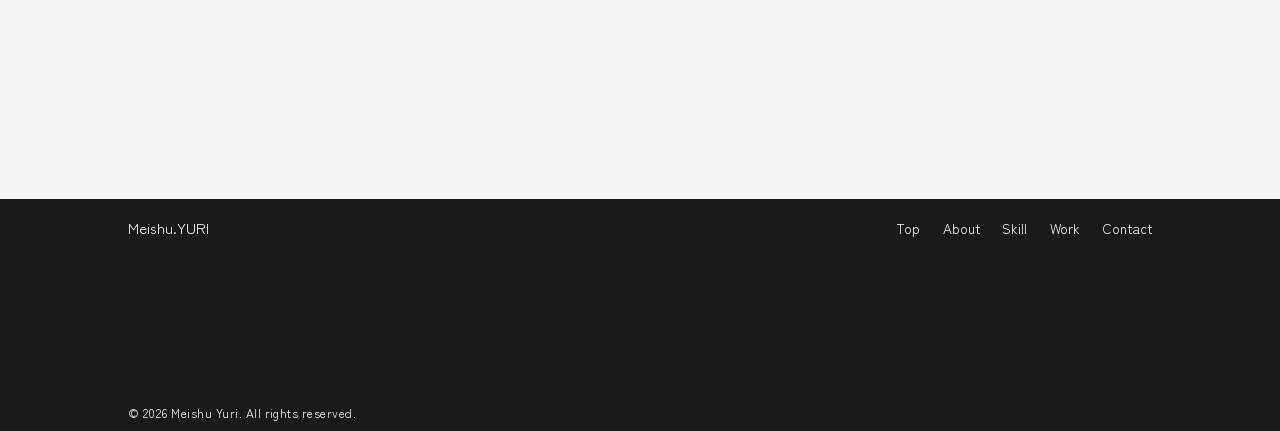
<file: works04.html>
<!DOCTYPE html>
<html lang="ja">

<head>
    <meta charset="UTF-8">
    <meta name="viewport" content="width=device-width, initial-scale=1.0">
    <title>ショート動画制作 | Meishu.YURI Yamada Portfolio</title>
    <meta name="description" content="編集を担当した商品のショート動画作品の実績詳細ページです。">
    <link rel="stylesheet" href="css/destyle.css" type="text/css">
    <link rel="stylesheet" href="css/style.css" type="text/css">
    <link rel="preconnect" href="https://fonts.googleapis.com">
    <link rel="preconnect" href="https://fonts.gstatic.com" crossorigin>
    <link
        href="https://fonts.googleapis.com/css2?family=Google+Sans+Flex:opsz,wght@6..144,1..1000&family=Zen+Kaku+Gothic+Antique&display=swap"
        rel="stylesheet">
</head>

<body>

    <div id="headerContainer" data-header-path="header.html"></div>

    <main>
        <section id="works04_wrap">

            <div class="work-breadcrumb">
                <a href="index.html#works">Worksへ戻る</a>
            </div>

            <div class="work-hero">
                <h5 class="sans_flex">MOVIE</h5>
                <div class="section_subtitle">ショート動画制作</div>
                <p class="hero_copy">
                    見る人を飽きさせないテンポ感と、高級感を両立させるためテロップの表示速度にこだわって制作しました。
                </p>
            </div>

            <div class="video-showcase">
                <div class="video-frame">
                    <iframe
                        src="https://www.youtube.com/embed/hdhDY7cX8mg?si=vYC91zEo454DQcJX&autoplay=1&mute=1&loop=1&playlist=hdhDY7cX8mg&playsinline=1"></iframe>
                </div>
            </div>

            <dl class="work-meta-list">
                <div>
                    <dt>制作範囲</dt>
                    <dd>編集</dd>
                </div>
                <div>
                    <dt>使用ツール</dt>
                    <dd>Premiere Pro</dd>
                </div>
                <div>
                    <dt>尺</dt>
                    <dd>約30秒</dd>
                </div>
                <div>
                    <dt>フォーマット</dt>
                    <dd>縦型 9:16</dd>
                </div>
            </dl>

            <div class="work-detail-text">
                <h3>制作のポイント</h3>
                <p>
                    プロ仕様の多彩なカメラワークを引き立てるため、映像のクオリティや世界観に負けない上品で統一感のあるテロップを意識いたしました。 </p>
            </div>

            <div class="work-nextprev">
                <a href="works03.html">← 前の実績</a>
                <a href="index.html#works">Works一覧へ →</a>
            </div>

        </section>
    </main>

    <div id="footer"></div>

    <script>
        // header.html を読み込んで、挿入後にヘッダー用のイベントをセットアップする
        const headerContainer = document.getElementById('headerContainer');
        const headerPath = headerContainer.dataset.headerPath || 'header.html';

        fetch(headerPath)
            .then(response => response.text())
            .then(html => {
                headerContainer.innerHTML = html;
                initHeader();
            })
            .catch(error => {
                console.error('headerの読み込みに失敗しました', error);
            });

        function initHeader() {
            const header = document.getElementById('siteHeader');
            const menuBtn = document.getElementById('menuBtn');
            const navOverlay = document.getElementById('navOverlay');

            header.classList.add('visible');

            menuBtn.addEventListener('click', () => {
                const isOpen = navOverlay.classList.toggle('open');
                menuBtn.classList.toggle('open', isOpen);
                header.classList.toggle('open', isOpen);
                menuBtn.setAttribute('aria-expanded', isOpen);
            });

            navOverlay.querySelectorAll('.nav-link').forEach(link => {
                link.addEventListener('click', () => {
                    navOverlay.classList.remove('open');
                    menuBtn.classList.remove('open');
                    header.classList.remove('open');
                    menuBtn.setAttribute('aria-expanded', 'false');
                });
            });
        }

        // footer.html を読み込む
        fetch('footer.html')
            .then(response => response.text())
            .then(html => {
                document.getElementById('footer').innerHTML = html;
            })
            .catch(error => {
                document.getElementById('footer').innerHTML = '読み込みに失敗しました。';
            });

        // テキストリビール（h1, h2, .hero_copyが画面内に入ったら下から迫り上がらせる）
        const isMobileWidth = () => window.matchMedia('(max-width: 767px)').matches;
        const textRevealOptions = isMobileWidth()
            ? { threshold: 0.1, rootMargin: '0px 0px -5% 0px' }
            : { threshold: 0.2, rootMargin: '0px 0px -10% 0px' };

        const textRevealObserver = new IntersectionObserver((entries, obs) => {
            entries.forEach(entry => {
                if (entry.isIntersecting) {
                    entry.target.classList.add('is-animated');
                    obs.unobserve(entry.target);
                }
            });
        }, textRevealOptions);

        function setupTextReveal(root = document) {
            root.querySelectorAll('h1, h2, .hero_copy').forEach(el => {
                if (el.classList.contains('text-reveal-parent') || el.classList.contains('text-reveal')) return;

                const lines = el.querySelectorAll(':scope > .reveal-line');

                if (lines.length > 0) {
                    el.classList.add('text-reveal-parent');
                    lines.forEach((line, i) => {
                        line.classList.add('text-reveal');
                        const inner = document.createElement('span');
                        inner.className = 'text-reveal-inner';
                        inner.innerHTML = line.innerHTML;
                        inner.style.transitionDelay = (i * 150) + 'ms';
                        line.innerHTML = '';
                        line.appendChild(inner);
                        textRevealObserver.observe(line);
                    });
                } else {
                    el.classList.add('text-reveal');
                    const inner = document.createElement('span');
                    inner.className = 'text-reveal-inner';
                    inner.innerHTML = el.innerHTML;
                    el.innerHTML = '';
                    el.appendChild(inner);
                    textRevealObserver.observe(el);
                }
            });
        }

        setupTextReveal();
    </script>

</body>

</html>
</file>
<file: css/destyle.css>
/*! destyle.css v4.0.1 | MIT License | https://github.com/nicolas-cusan/destyle.css */

/* Reset box-model and set borders */
/* ============================================ */

*,
::before,
::after {
  box-sizing: border-box;
  border-style: solid;
  border-width: 0;
  min-width: 0;
}

/* Document */
/* ============================================ */

/**
 * 1. Correct the line height in all browsers.
 * 2. Prevent adjustments of font size after orientation changes in iOS.
 * 3. Remove gray overlay on links for iOS.
 */

html {
  line-height: 1.15; /* 1 */
  -webkit-text-size-adjust: 100%; /* 2 */
  -webkit-tap-highlight-color: transparent; /* 3*/
}

/* Sections */
/* ============================================ */

/**
 * Remove the margin in all browsers.
 */

body {
  margin: 0;
}

/**
 * Render the `main` element consistently in IE.
 */

main {
  display: block;
}

/* Vertical rhythm */
/* ============================================ */

p,
table,
blockquote,
address,
pre,
iframe,
form,
figure,
dl {
  margin: 0;
}

/* Headings */
/* ============================================ */

h1,
h2,
h3,
h4,
h5,
h6 {
  font-size: inherit;
  font-weight: inherit;
  margin: 0;
}

/* Lists (enumeration) */
/* ============================================ */

ul,
ol {
  margin: 0;
  padding: 0;
  list-style: none;
}

/* Lists (definition) */
/* ============================================ */

dt {
  font-weight: bold;
}

dd {
  margin-left: 0;
}

/* Grouping content */
/* ============================================ */

/**
 * 1. Add the correct box sizing in Firefox.
 * 2. Show the overflow in Edge and IE.
 */

hr {
  box-sizing: content-box; /* 1 */
  height: 0; /* 1 */
  overflow: visible; /* 2 */
  border-top-width: 1px;
  margin: 0;
  clear: both;
  color: inherit;
}

/**
 * 1. Correct the inheritance and scaling of font size in all browsers.
 * 2. Correct the odd `em` font sizing in all browsers.
 */

pre {
  font-family: monospace, monospace; /* 1 */
  font-size: inherit; /* 2 */
}

address {
  font-style: inherit;
}

/* Text-level semantics */
/* ============================================ */

/**
 * Remove the gray background on active links in IE 10.
 */

a {
  background-color: transparent;
  text-decoration: none;
  color: inherit;
}

/**
 * 1. Remove the bottom border in Chrome 57-
 * 2. Add the correct text decoration in Chrome, Edge, IE, Opera, and Safari.
 */

abbr[title] {
  text-decoration: underline dotted; /* 2 */
}

/**
 * Add the correct font weight in Chrome, Edge, and Safari.
 */

b,
strong {
  font-weight: bolder;
}

/**
 * 1. Correct the inheritance and scaling of font size in all browsers.
 * 2. Correct the odd `em` font sizing in all browsers.
 */

code,
kbd,
samp {
  font-family: monospace, monospace; /* 1 */
  font-size: inherit; /* 2 */
}

/**
 * Add the correct font size in all browsers.
 */

small {
  font-size: 80%;
}

/**
 * Prevent `sub` and `sup` elements from affecting the line height in
 * all browsers.
 */

sub,
sup {
  font-size: 75%;
  line-height: 0;
  position: relative;
  vertical-align: baseline;
}

sub {
  bottom: -0.25em;
}

sup {
  top: -0.5em;
}

/* Replaced content */
/* ============================================ */

/**
 * Prevent vertical alignment issues.
 */

svg,
img,
embed,
object,
iframe {
  vertical-align: bottom;
}

/* Forms */
/* ============================================ */

/**
 * Reset form fields to make them styleable.
 * 1. Make form elements stylable across systems iOS especially.
 * 2. Inherit text-transform from parent.
 */

button,
input,
optgroup,
select,
textarea {
  -webkit-appearance: none; /* 1 */
  appearance: none;
  vertical-align: middle;
  color: inherit;
  font: inherit;
  background: transparent;
  padding: 0;
  margin: 0;
  border-radius: 0;
  text-align: inherit;
  text-transform: inherit; /* 2 */
}

/**
 * Correct cursors for clickable elements.
 */

button,
[type="button"],
[type="reset"],
[type="submit"] {
  cursor: pointer;
}

button:disabled,
[type="button"]:disabled,
[type="reset"]:disabled,
[type="submit"]:disabled {
  cursor: default;
}

/**
 * Improve outlines for Firefox and unify style with input elements & buttons.
 */

:-moz-focusring {
  outline: auto;
}

select:disabled {
  opacity: inherit;
}

/**
 * Remove padding
 */

option {
  padding: 0;
}

/**
 * Reset to invisible
 */

fieldset {
  margin: 0;
  padding: 0;
  min-width: 0;
}

legend {
  padding: 0;
}

/**
 * Add the correct vertical alignment in Chrome, Firefox, and Opera.
 */

progress {
  vertical-align: baseline;
}

/**
 * Remove the default vertical scrollbar in IE 10+.
 */

textarea {
  overflow: auto;
}

/**
 * Correct the cursor style of increment and decrement buttons in Chrome.
 */

[type="number"]::-webkit-inner-spin-button,
[type="number"]::-webkit-outer-spin-button {
  height: auto;
}

/**
 * Correct the outline style in Safari.
 */

[type="search"] {
  outline-offset: -2px; /* 1 */
}

/**
 * Remove the inner padding in Chrome and Safari on macOS.
 */

[type="search"]::-webkit-search-decoration {
  -webkit-appearance: none;
}

/**
 * 1. Correct the inability to style clickable types in iOS and Safari.
 * 2. Fix font inheritance.
 */

::-webkit-file-upload-button {
  -webkit-appearance: button; /* 1 */
  font: inherit; /* 2 */
}

/**
 * Fix appearance for Firefox
 */
[type="number"] {
  -moz-appearance: textfield;
}

/**
 * Clickable labels
 */

label[for] {
  cursor: pointer;
}

/* Interactive */
/* ============================================ */

/*
 * Add the correct display in Edge, IE 10+, and Firefox.
 */

details {
  display: block;
}

/*
 * Add the correct display in all browsers.
 */

summary {
  display: list-item;
}

/*
 * Remove outline for editable content.
 */

[contenteditable]:focus {
  outline: auto;
}

/* Tables */
/* ============================================ */

/**
1. Correct table border color inheritance in all Chrome and Safari.
*/

table {
  border-color: inherit; /* 1 */
  border-collapse: collapse;
}

caption {
  text-align: left;
}

td,
th {
  vertical-align: top;
  padding: 0;
}

th {
  text-align: left;
  font-weight: bold;
}
</file>
<file: css/style.css>
@charset "utf-8";

/* 基本 */
html {
    scroll-behavior: smooth;
}

@view-transition {
    navigation: auto;
}

:root {
    --basecolor: #f4f4f4;
    --accentcolor: #d83a3a;
    --fontcolor: #1a1a1a;
    --darkgray: #7f7f7f;
}

* {
    box-sizing: border-box;
}

html {
    scroll-behavior: smooth;
}

img,
svg {
    display: block;
    max-width: 100%;
}

body {
    background-color: var(--basecolor);
    color: var(--fontcolor);
    font-size: 15px;
    font-family: "Zen Kaku Gothic Antique", sans-serif;
    line-height: 1.75;
}

section {
    margin-bottom: 7rem;
}

#works_wrap,
.hero_wrap,
#selfintro_wrap,
.contact_wrap,
#thanks_wrap,
#works01_wrap,
#works02_wrap,
#works03_wrap,
#works04_wrap {
    width: 1200px;
    margin: auto;
}

#works01_wrap,
#works02_wrap,
#works03_wrap,
#works04_wrap {
    margin-top: 5rem;
}

h1 {
    font-size: 100px;
    letter-spacing: 0.4 !important;
    line-height: 1.25;
}

h2 {
    font-size: 55px;
    line-height: 1;
}

h3 {
    font-size: 20px;
    font-weight: 700;
    padding: 0.25rem 0 0.5rem 0.5em;
}

h4 {
    padding-left: 1em;
    padding-bottom: 0.25rem;
}

h5 {
    font-size: 55px;
    font-weight: normal;
    margin: 0;
    line-height: 1;
}

.sans_flex {
    font-family: "Google Sans Flex", sans-serif;
}

.section_subtitle {
    font-size: 14px;
    color: #333;
    margin: 0.25rem 0;
    line-height: 1;
    margin-bottom: 3rem;
}

/* テキストリビール */
.reveal-line {
    display: block;
}

.text-reveal {
    display: block;
    overflow: hidden;
}

.text-reveal-inner {
    display: block;
    opacity: 0;
    transform: translateY(100%);
    transition: opacity 1.2s cubic-bezier(0.22, 1, 0.36, 1),
        transform 1.2s cubic-bezier(0.22, 1, 0.36, 1);
}

.text-reveal.is-animated .text-reveal-inner {
    opacity: 1;
    transform: translateY(0);
}

/* ヘッダー */
#headerContainer {
    width: 100%;
}

header {
    width: 100%;
    position: fixed;
    top: 0;
    left: 0;
    right: 0;
    z-index: 110;
    display: flex;
    align-items: center;
    justify-content: space-between;
    padding: 1.1rem 5vw;
    background-color: transparent;
    color: var(--fontcolor);
    opacity: 0;
    visibility: hidden;
    transform: translateY(-12px);
    transition: opacity .4s ease, transform .4s ease, visibility .4s ease,
        background-color .35s ease, color .35s ease;
}

header.visible {
    opacity: 1;
    visibility: visible;
    transform: translateY(0);
}

header.open {
    background-color: var(--fontcolor);
    color: var(--basecolor);
}

/* ナビ */
.logo {
    font-weight: 900;
    font-size: 1rem;
    letter-spacing: .06em;
    color: inherit;
}

.menu-btn {
    width: 32px;
    height: 22px;
    position: relative;
    background: none;
    border: none;
    cursor: pointer;
    z-index: 110;
}

.menu-btn span {
    position: absolute;
    left: 0;
    right: 0;
    height: 2px;
    background: currentColor;
    transition: transform .35s ease, opacity .35s ease, background .35s ease;
}

.menu-btn span:nth-child(1) {
    top: 0;
}

.menu-btn span:nth-child(2) {
    top: 10px;
}

.menu-btn span:nth-child(3) {
    top: 20px;
}

.menu-btn.open span:nth-child(1) {
    transform: translateY(10px) rotate(45deg);
}

.menu-btn.open span:nth-child(2) {
    opacity: 0;
}

.menu-btn.open span:nth-child(3) {
    transform: translateY(-10px) rotate(-45deg);
}

.nav-overlay {
    position: fixed;
    inset: 0;
    background: var(--fontcolor);
    z-index: 105;
    display: flex;
    flex-direction: column;
    align-items: flex-start;
    justify-content: center;
    gap: 1.6rem;
    padding: 0 10vw;
    transform: translateY(-100%);
    transition: transform .5s cubic-bezier(.2, .7, .2, 1);
}

.nav-overlay.open {
    transform: translateY(0);
}

.nav-overlay a {
    color: var(--basecolor);
    font-size: 2rem;
    font-weight: 700;
    position: relative;
    padding-bottom: .15em;
}

.nav-overlay a::after {
    content: "";
    position: absolute;
    left: 0;
    bottom: 0;
    height: 3px;
    width: 0;
    background: var(--accentcolor);
    transition: width .35s ease;
}

.nav-overlay a:hover::after,
.nav-overlay a:focus-visible::after {
    width: 100%;
}

.nav-overlay small {
    color: var(--accentcolor);
    letter-spacing: .2em;
    font-size: .7rem;
}

/* HERO */
#hero {
    width: 100%;
    aspect-ratio: 16 / 9;
    padding: 10rem;
}

/* WORKS */
.works_wrap .swiper {
    overflow: hidden;
}

.works_card {
    display: flex;
    gap: 1rem;

}

.works_card li {
    width: calc((100% / 4) - 1rem);
    height: auto;
    aspect-ratio: 3 / 4;
    border-radius: 10px;
    background-color: #dedede;
    display: flex;
    align-items: var(--darkgray);
    position: relative;
}

.works_card li {
    background-image: linear-gradient(transparent, #0000007d);
    background-size: cover;
    background-position: center;
}

.works_card li:first-child {
    background-image: url(../img/mock01.webp);
}

.works_card li:nth-child(2) {
    background-image: url(../img/works02.webp);
}

.works_card li:nth-child(3) {
    background-image: url(../img/works03.webp);
}

.works_card li:nth-child(4) {
    background-image: url(../img/works04.webp);
}

.bc_gradation {
    display: inline-block;
    width: 100%;
}

.works_title {
    position: absolute;
    bottom: 0.5rem;
    left: 0.5rem;
}

/* ABOUT */
.selfportrait_wrap {
    padding: 5rem 0;
    display: flex;
    justify-content: space-around;
    align-items: center;
}

.me_img {
    width: 20%;
}

.me_img img {
    border-radius: 50%;
}

.me_text {
    width: 60%;
}

.name {
    font-size: 20px;
    font-weight: 600;
}

.name_deco {
    margin-bottom: 1rem;
}

.skill_swiper {
    width: 100%;
    overflow: hidden;
}

.skillcard_wrap {
    width: 100%;
    display: flex;
    flex-wrap: nowrap;
}

.skillcard {
    flex-shrink: 0;
    width: min(320px, 78vw);
    border-radius: 10px;
    color: var(--basecolor);
    padding: 1rem;
    background-color: var(--darkgray);
    display: flex;
    flex-direction: column;
    align-items: stretch;
    height: auto;
}


.skill_icon {
    width: 50px;

}

.skill_title {
    display: flex;
    align-items: center;
    justify-content: space-between;
}

.star_flex {
    display: flex;
}

.star {
    width: 20px;
    height: 20px;
}

.star img {
    width: 100%;
    height: 100%;
    object-fit: fill;
    display: block;
}

.detail {
    padding-left: 1em;
}

.detail li {
    display: flex;
    align-items: flex-start;
    gap: 0.5em;
}

.detail li::before {
    content: "";
    width: 10px;
    height: 10px;
    border-radius: 1.5px;
    background-color: var(--basecolor);
    flex-shrink: 0;
    margin-top: 0.55em;
}

.equal-height_wrapper {
    display: flex;
    flex-direction: column;
    flex: 1;
}

.equal-height {
    display: flex;
    flex-direction: column;
    flex: 1 1 auto;
}



/* CONTACT */

.contact_form {
    width: 800px;
    margin: auto;
}

.lead-text {
    font-size: 14px;
    line-height: 1.9;
    margin-bottom: 8px;
}

.lead-note {
    font-size: 12px;
    line-height: 1.8;
    color: #555;
    margin: 0;
}

form {
    margin-top: 40px;
}

.form-group {
    margin-bottom: 24px;
}

label {
    display: flex;
    align-items: center;
    font-size: 13px;
    font-weight: 600;
    margin-bottom: 8px;
}

.required {
    color: #d0021b;
    font-size: 11px;
    font-weight: 600;
    margin-left: 8px;
    border: 1px solid #d0021b;
    padding: 1px 6px;
    border-radius: 2px;
}

input[type="text"],
input[type="email"],
textarea {
    width: 100%;
    padding: 14px 16px;
    font-size: 14px;
    border: 0.25px #555 solid;
    background-color: #ffffff;
    border-radius: 5px;
    font-family: inherit;
}

textarea {
    min-height: 160px;
    resize: vertical;
}

input:focus,
textarea:focus {
    outline: 2px solid #333;
}

.submit-area {
    text-align: center;
}

button.submit-btn {
    width: 100%;
    max-width: 340px;
    padding: 20px 0;
    background-color: var(--fontcolor);
    color: #ffffff;
    border: none;
    font-size: 15px;
    font-weight: 600;
    letter-spacing: 0.1em;
    cursor: pointer;
    border-radius: 10px;
    transition: 0.3s ease-in-out;
    text-align: center;
}

button.submit-btn:hover {
    letter-spacing: 0.2em;
}

.error-message {
    color: #d00;
    font-size: 14px;
    margin: 0 0 15px;
    text-align: center;
}

/* WORKS詳細ページ（共通） */
.work-breadcrumb {
    margin-bottom: 2.5rem;
}

.work-breadcrumb a {
    display: inline-flex;
    align-items: center;
    gap: 0.5em;
    font-size: 13px;
    color: var(--darkgray);
    transition: color .25s ease;
}

.work-breadcrumb a::before {
    content: "←";
    display: inline-block;
    transition: transform .25s ease;
}

.work-breadcrumb a:hover {
    color: var(--accentcolor);
}

.work-breadcrumb a:hover::before {
    transform: translateX(-3px);
}

.work-category {
    display: inline-block;
    font-size: 13px;
    font-weight: 700;
    letter-spacing: 0.15em;
    color: var(--accentcolor);
    margin-bottom: 0.75rem;
}

.work-hero {
    margin-bottom: 3.5rem;
}

.work-hero h1 {
    font-size: 60px;
    margin-bottom: 1.5rem;
}

.work-hero .hero_copy {
    max-width: 700px;
    color: #333;
}

.work-meta-list {
    display: flex;
    flex-wrap: wrap;
    gap: 2rem 4rem;
    margin: 3rem 0 5rem;
    padding: 2rem 0;
    border-top: 1px solid #ccc;
    border-bottom: 1px solid #ccc;
}

.work-meta-list dt {
    font-size: 12px;
    letter-spacing: 0.1em;
    color: #777;
    margin-bottom: 0.4rem;
}

.work-meta-list dd {
    font-size: 15px;
    font-weight: 600;
}

.work-link-btn {
    display: inline-block;
    width: 100%;
    max-width: 340px;
    text-align: center;
    margin-top: 0.5rem;
    padding: 0.9rem 2.2rem;
    background-color: var(--fontcolor);
    color: #ffffff;
    border-radius: 10px;
    font-size: 14px;
    letter-spacing: 0.05em;
    transition: 0.4s ease-in-out;
}

.work-link-btn:hover {
    letter-spacing: 0.2em;
}

.view_site {
    text-align: center;
}

.work-nextprev {
    display: flex;
    justify-content: space-between;
    margin: 5rem 0 3rem;
    padding-top: 2.5rem;
    border-top: 1px solid #ccc;
    font-size: 13px;
}

.work-nextprev a {
    color: var(--darkgray);
}

.work-nextprev a:hover {
    color: var(--accentcolor);
}



/* works01：横長モックアップ */
.work-mockup {
    width: 100%;
    aspect-ratio: 5 / 2;
    border-radius: 10px;
    overflow: hidden;
    background-color: #dedede;
    margin-bottom: 4rem;
}

.work-mockup img {
    width: 100%;
    height: 100%;
    object-fit: cover;
}

.work-gallery {
    display: flex;
    flex-direction: row;
    gap: 1rem;
    margin-bottom: 4rem;
}

.work-gallery img {
    width: 50%;
    border-radius: 10px;
    background-color: #dedede;
}

.work-detail-text {
    margin-bottom: 4rem;
}

.work-detail-text h3 {
    padding-left: 0;
}

.work-detail-text p {
    max-width: 800px;
}

/* works03：バナー3サイズ */
.banner-showcase {
    display: flex;
    flex-direction: column;
    gap: 4rem;
    margin-bottom: 4rem;
}

.banner-item h3 {
    padding-left: 0;
    margin-bottom: 1rem;
    display: flex;
    align-items: baseline;
    gap: 0.75em;
}

.banner-item .banner-size {
    font-size: 13px;
    font-weight: 400;
    color: #777;
}

.banner-frame {
    display: flex;
    align-items: center;
    justify-content: center;
    background-color: #dedede;
    border-radius: 10px;
    overflow: hidden;
}

.banner-frame img {
    width: 100%;
    height: 100%;
    object-fit: cover;
}

.banner-frame.size-leaderboard {
    width: 100%;
    max-width: 700px;
    aspect-ratio: 16 / 9;
}

.banner-frame.size-rectangle {
    width: 100%;
    max-width: 300px;
    aspect-ratio: 1 / 1;
}

.banner-frame.size-skyscraper {
    width: 100%;
    max-width: 1000px;
    aspect-ratio: 36 / 7;
}

/* works04：ショート動画 */
.video-showcase {
    margin-bottom: 4rem;
}

.video-frame {
    position: relative;
    width: 100%;
    max-width: 420px;
    aspect-ratio: 9 / 16;
    margin: 0 auto;
    background-color: #000;
    border-radius: 10px;
    overflow: hidden;
}

.video-frame video,
.video-frame iframe {
    display: block;
    width: 100%;
    height: 100%;
    object-fit: cover;
    border: 0;
}


/* サンクスページ */
#thanks_wrap {
    margin-top: 40vh;
}

@media screen and (max-width: 1299px) {

    /* 基本 */
    .hero_wrap,
    .contact_wrap,
    #thanks_wrap,
    #footer_wrap,
    #works01_wrap,
    #works02_wrap,
    #works03_wrap,
    #works04_wrap {
        width: 80%;
        margin: auto;
    }

    #works_wrap,
    #selfintro_wrap {
        width: 95%;
        margin-left: 5%;
    }

    /* ヘッダー */
    /* ナビ */
    /* HERO */
    #hero {
        padding: 10rem 4rem;
    }

    /* WORKS */
    .works_card {
        flex-wrap: wrap;
    }

    /* WORKS詳細ページ */
    .work-hero h1 {
        font-size: 46px;
    }

    .banner-frame.size-leaderboard,
    .banner-frame.size-rectangle {
        max-width: 100%;
    }

    .works_card li {
        width: calc((100% / 2) - 1rem);
        height: auto;
        aspect-ratio: 4 / 3;
        border-radius: 10px;
        background-color: #dedede;
    }

    /* ABOUT */

    /* CONTACT */
    .contact_form {
        width: 100%;
        margin: auto;
    }

    @media screen and (max-width: 767px) {

        /* 基本 */
        .hero_wrap,
        .contact_wrap,
        #thanks_wrap,
        #footer_wrap,
        #works01_wrap,
        #works02_wrap,
        #works03_wrap,
        #works04_wrap {
            width: 90%;
            margin: auto;
        }

        /* ヘッダー */
        /* ナビ */
        /* HERO */
        h1 {
            font-size: 70px;
        }

        h2 {
            font-size: 50px;
        }

        .text-reveal-inner {
            display: inline-block;
            width: 90%;
        }

        #hero {
            aspect-ratio: 9 / 16;
            padding: 10rem 1rem 4rem 1rem;
        }

        /* WORKS */
        #works_wrap .swiper {
            overflow: hidden;
        }

        .works_card {
            flex-wrap: nowrap;
            gap: 0;
            width: 100%;
        }

        .works_card li {
            flex-shrink: 0;
            /* Swiperが各カードの幅をpx指定で上書きするので、幅はJS側(slidesPerView)に任せる */
            height: auto;
            aspect-ratio: 1 / 1;
            border-radius: 10px;
            background-color: #dedede;
            position: relative;
        }

        @keyframes swipeHint {

            0%,
            100% {
                transform: translateX(0);
                opacity: 0.6;
            }

            50% {
                transform: translateX(6px);
                opacity: 1;
            }
        }

        /* ABOUT */
        .selfportrait_wrap {
            padding: 1rem 1rem 3rem 1rem;
            flex-direction: column;
            align-items: baseline;
        }

        .me_img {
            width: 30%;
            margin-bottom: 1rem;
        }

        .me_text {
            width: 100%;
        }

        /* CONTACT */
        .contact_form {
            width: 100%;
        }


        /* WORKS詳細ページ */
        .work-hero h1 {
            font-size: 38px;
        }

        .work-meta-list {
            gap: 1.5rem 2.5rem;
            margin: 2rem 0 3rem;
        }

        .work-mockup {
            aspect-ratio: 2 / 1;
            margin-bottom: 3rem;
        }

        .banner_item {
            margin-bottom: none;
        }

        .banner-showcase {
            gap: 3rem;
            margin-bottom: 3rem;
        }

        .banner-frame.size-leaderboard,
        .banner-frame.size-rectangle,
        .banner-frame.size-skyscraper {
            max-width: 100%;
        }

        .banner-frame.size-skyscraper {
            margin: 0 auto;
        }

        .video-frame {
            max-width: 300px;
        }

        .work-nextprev {
            flex-direction: column;
            gap: 1rem;
        }

        /* フッター */
        .copyright {
            text-align: center;
        }
    }
}
</file>
<file: css/style2.css>
/* ---------------------------------------------
   Tokens
--------------------------------------------- */
:root {
  --color-bg: #fefefe;
  --color-bg-raise: #171b21;
  --color-text-muted: #9a968c;
  --color-accent: #6e8c82;
  --color-line: rgba(236, 232, 223, 0.12);

  --font-display: "Google Sans Flex", sans-serif;
  --font-body: "Zen Kaku Gothic Antique", sans-serif;

  --gap: 14px;
  --container-max: 1200px;
}

/* ---------------------------------------------
   Reset
--------------------------------------------- */
*,
*::before,
*::after {
  box-sizing: border-box;
}

html {
  scroll-behavior: smooth;
}

body {
  margin: 0;
  background: var(--color-bg);
  font-family: var(--font-body);
  font-weight: 300;
  -webkit-font-smoothing: antialiased;
}

h3,
p {
  margin: 0;
}

@media (prefers-reduced-motion: reduce) {
  * {
    transition-duration: 0.01ms !important;
    animation-duration: 0.01ms !important;
  }
}

/* ---------------------------------------------
   Intro
--------------------------------------------- */
.intro {
  padding: 120px 24px 80px;
  border-bottom: 1px solid var(--color-line);
}

.intro-inner {
  max-width: 640px;
  margin: 0 0 0 max(24px, 4vw);
}

.eyebrow {
  font-size: 13px;
  color: var(--color-accent);
  letter-spacing: 0.04em;
  margin-bottom: 18px;
}

.reveal-mask {
  overflow: hidden;
  padding-bottom: 0.15em;
  /* keep descenders from clipping */
}

.reveal-mask h3,
.reveal-mask p {
  transform: translateY(115%);
  opacity: 0;
  transition: transform 0.9s cubic-bezier(0.16, 1, 0.3, 1),
    opacity 0.7s ease;
  will-change: transform;
}

.reveal-mask.in-view h3,
.reveal-mask.in-view p {
  transform: translateY(0);
  opacity: 1;
}

#revealTitle h3 {
  font-family: var(--font-display);
  font-weight: 600;
  font-size: clamp(38px, 6vw, 64px);
  line-height: 1.25;
  letter-spacing: 0.02em;
}

#revealText {
  margin-top: 22px;
}

#revealText p {
  font-size: 16px;
  line-height: 1.9;
  color: var(--color-text-muted);
}

@media (max-width: 767px) {
  .intro {
    padding: 88px 20px 56px;
  }

  .intro-inner {
    margin: 0;
    max-width: 100%;
  }
}

/* ---------------------------------------------
   Masonry grid (Pinterest-style, full-bleed)
--------------------------------------------- */
main {
  padding: 40px 0 96px;
}

/* CSS multi-column masonry: the browser lays each card into the
   next available column, so column height naturally varies card
   to card — no fixed row tracks, and the wall stretches to fill
   the full width of the viewport rather than a centered container. */
.bento {
  width: 100%;
  padding: 0 var(--gap);
  column-count: 2;
  /* < 767px : base / mobile */
  column-gap: var(--gap);
}

/* Breakpoint: 767px – 1023px */
@media (min-width: 767px) {
  .bento {
    column-count: 3;
  }
}

/* Breakpoint: 1024px – 1199px */
@media (min-width: 1024px) {
  .bento {
    column-count: 4;
    column-gap: 16px;
    padding: 0 16px;
  }
}

/* Breakpoint: 1200px+ */
@media (min-width: 1200px) {
  .bento {
    column-count: 5;
    column-gap: 20px;
    padding: 0 20px;
  }
}

@media (min-width: 1600px) {
  .bento {
    column-count: 6;
  }
}

.gallery-item {
  position: relative;
  overflow: hidden;
  border-radius: 18px;
  background: var(--color-bg-raise);

  display: block;
  width: 100%;
  margin: 0 0 var(--gap);
  break-inside: avoid;
  /* keep each card intact within its column */

  filter: blur(30px);
  transition: filter 1s cubic-bezier(0.22, 1, 0.36, 1);
}

.gallery-item.in-view {
  filter: blur(0);
}

.ratio-square {
  aspect-ratio: 1 / 1;
}

.ratio-portrait {
  aspect-ratio: 3 / 4;
}

.ratio-tall {
  aspect-ratio: 2 / 3;
}

.ratio-wide {
  aspect-ratio: 4 / 3;
}

@media (min-width: 1024px) {
  .gallery-item {
    margin-bottom: 16px;
  }
}

@media (min-width: 1200px) {
  .gallery-item {
    margin-bottom: 20px;
    border-radius: 22px;
  }
}

.item-image {
  position: absolute;
  inset: 0;
  background-image: var(--bg-image);
  background-size: cover;
  background-position: center;
  transform: scale(1);
  transition: transform 1.1s cubic-bezier(0.22, 1, 0.36, 1);
}

.gallery-item:hover .item-image,
.gallery-item:focus-within .item-image {
  transform: scale(1.09);
}

.gallery-item::after {
  content: "";
  position: absolute;
  inset: 0;
  background: linear-gradient(180deg, rgba(18, 21, 26, 0) 55%, rgba(18, 21, 26, 0.55) 100%);
  pointer-events: none;
}

/* ---------------------------------------------
   Footer
--------------------------------------------- */
.site-footer {
  padding: 28px 24px 40px;
  border-top: 1px solid var(--color-line);
  text-align: center;
}

.site-footer p {
  font-size: 12px;
  color: var(--color-text-muted);
  letter-spacing: 0.03em;
}

/* JS 有効時のみ適用される、底揃えレイアウト */
.bento.is-flush {
  display: flex;
  align-items: stretch;
  column-count: auto;
  gap: 10px;
}

.bento.is-flush>.bento-col {
  flex: 1 1 0;
  min-width: 0;
  display: flex;
  flex-direction: column;
  gap: 10px;
}

.bento.is-flush .gallery-item {
  flex-basis: 0;
  flex-shrink: 1;
  margin: 0;
  width: auto;
  aspect-ratio: auto;
  /* 高さは列の分配で決まるため、ratio-* は重みとしてのみ使う */
}

@media (min-width: 1024px) {

  .bento.is-flush,
  .bento.is-flush>.bento-col {
    gap: 16px;
  }
}

@media (min-width: 1200px) {

  .bento.is-flush,
  .bento.is-flush>.bento-col {
    gap: 20px;
  }
}
</file>
